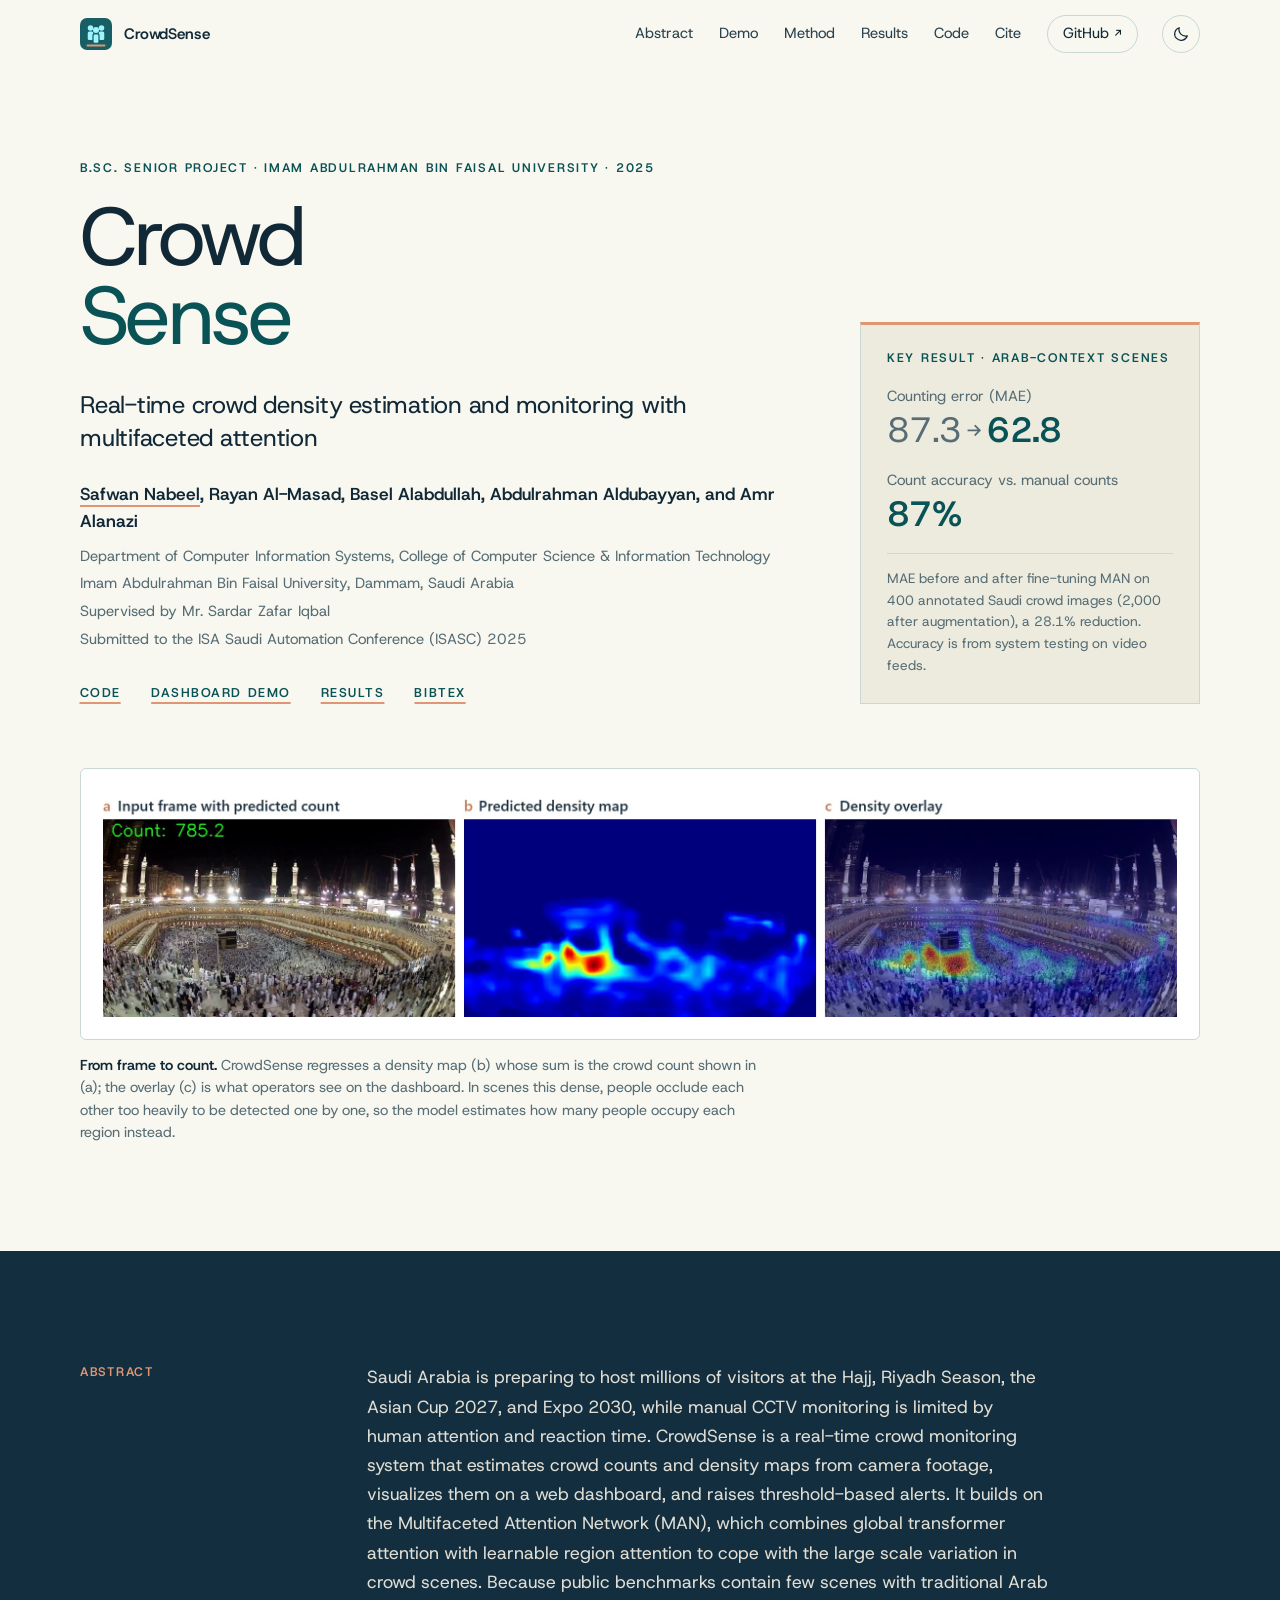
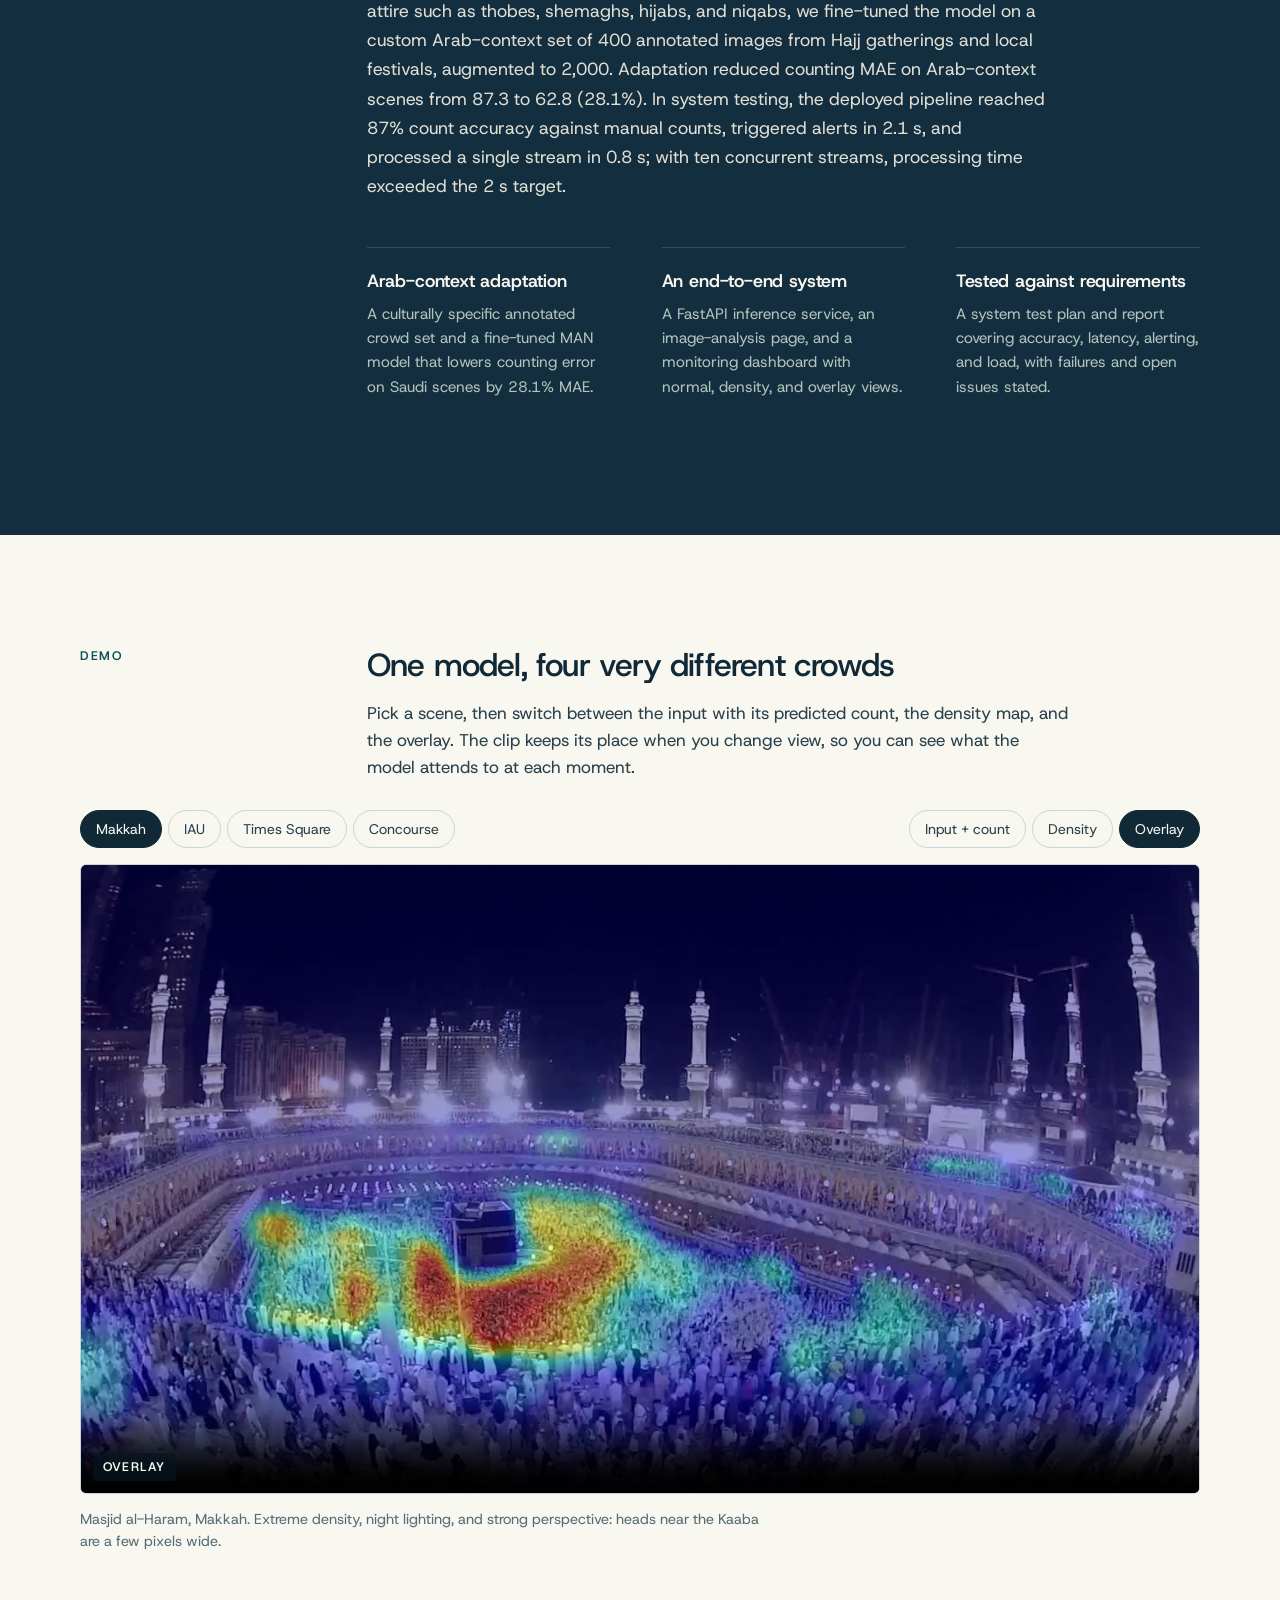
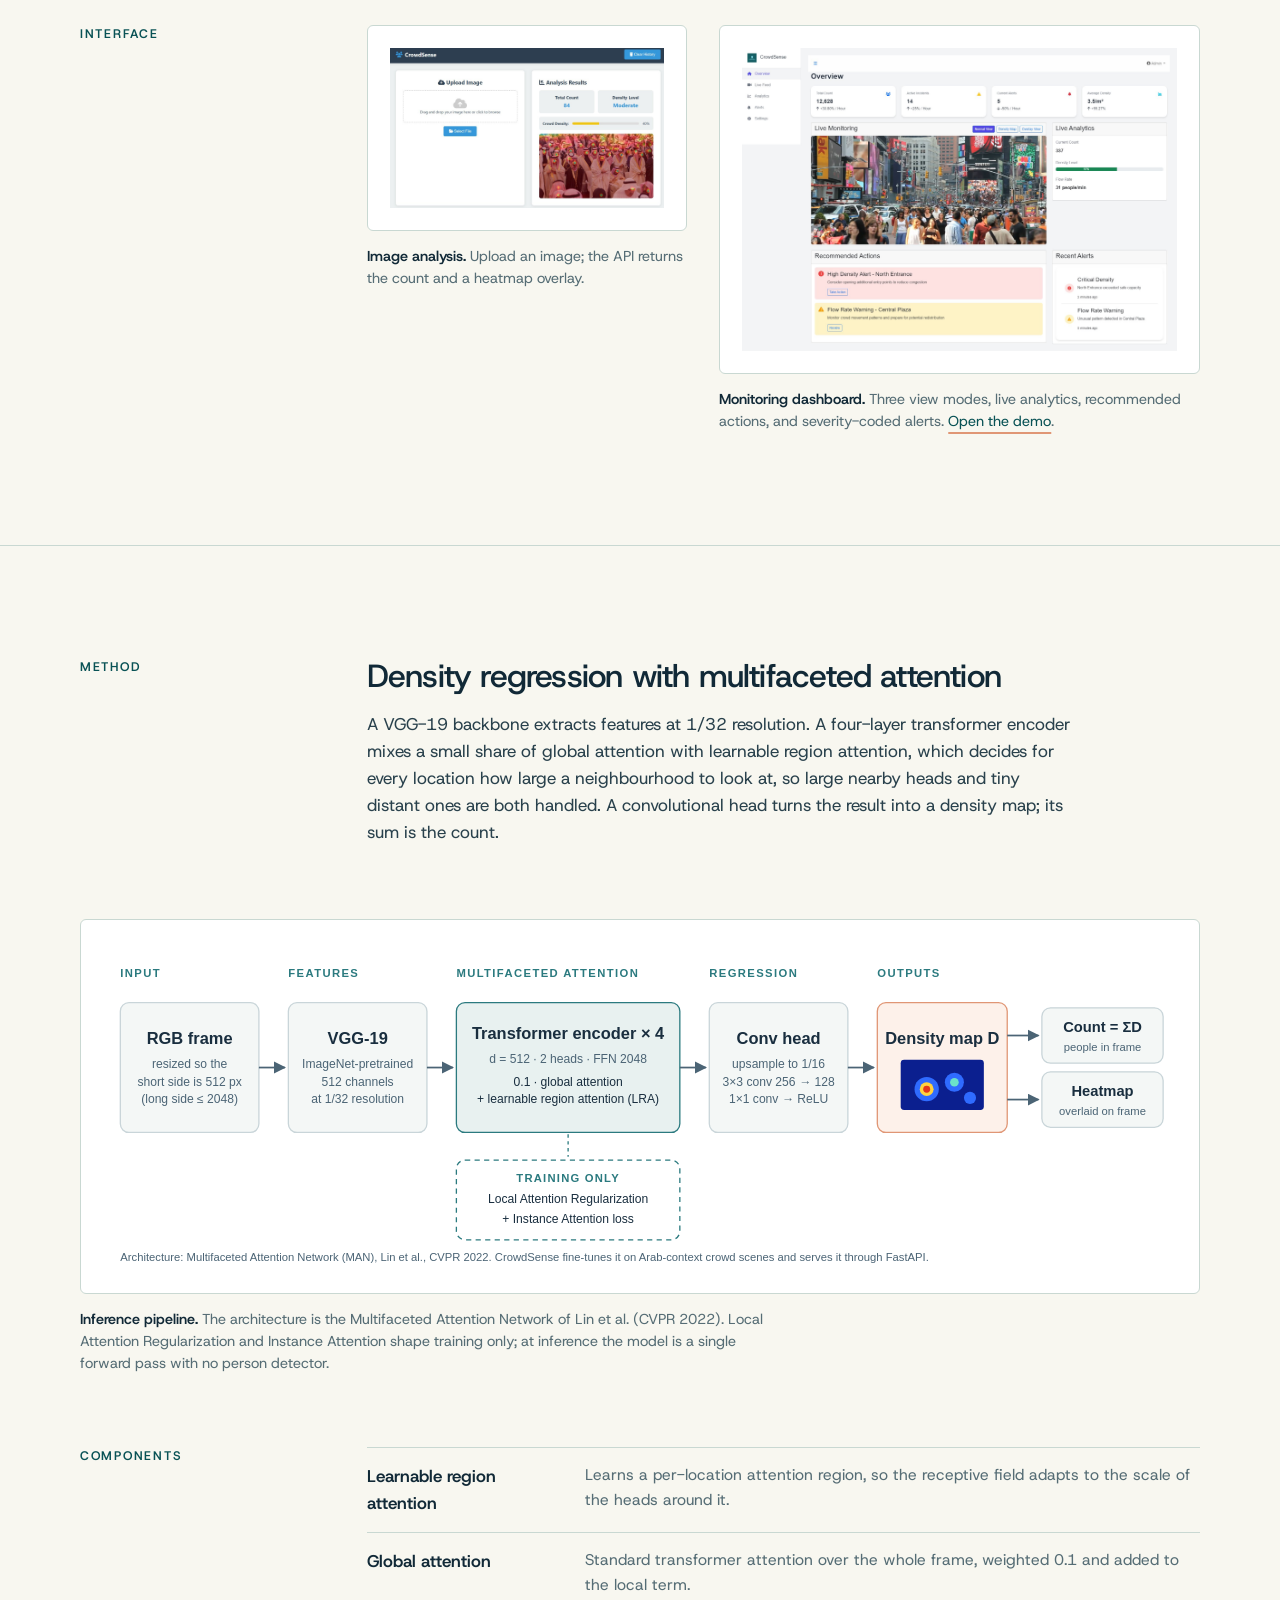
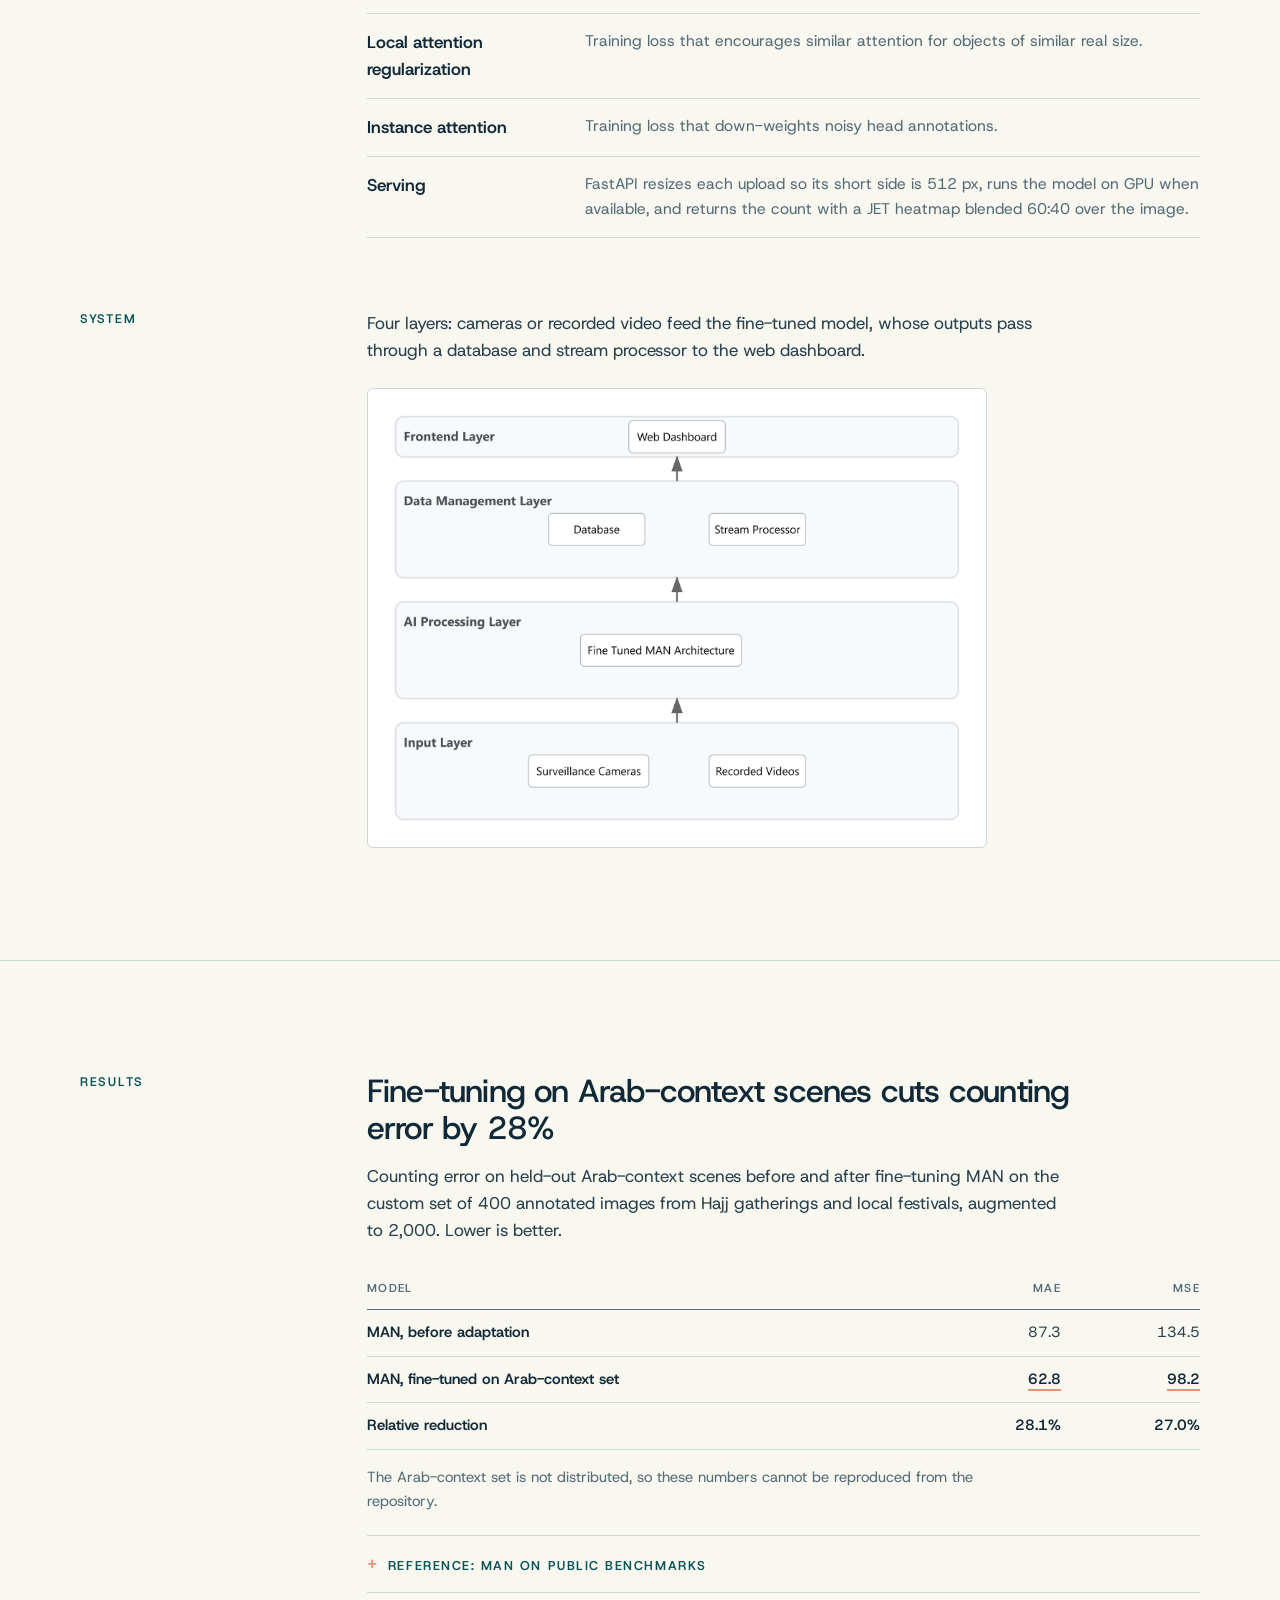
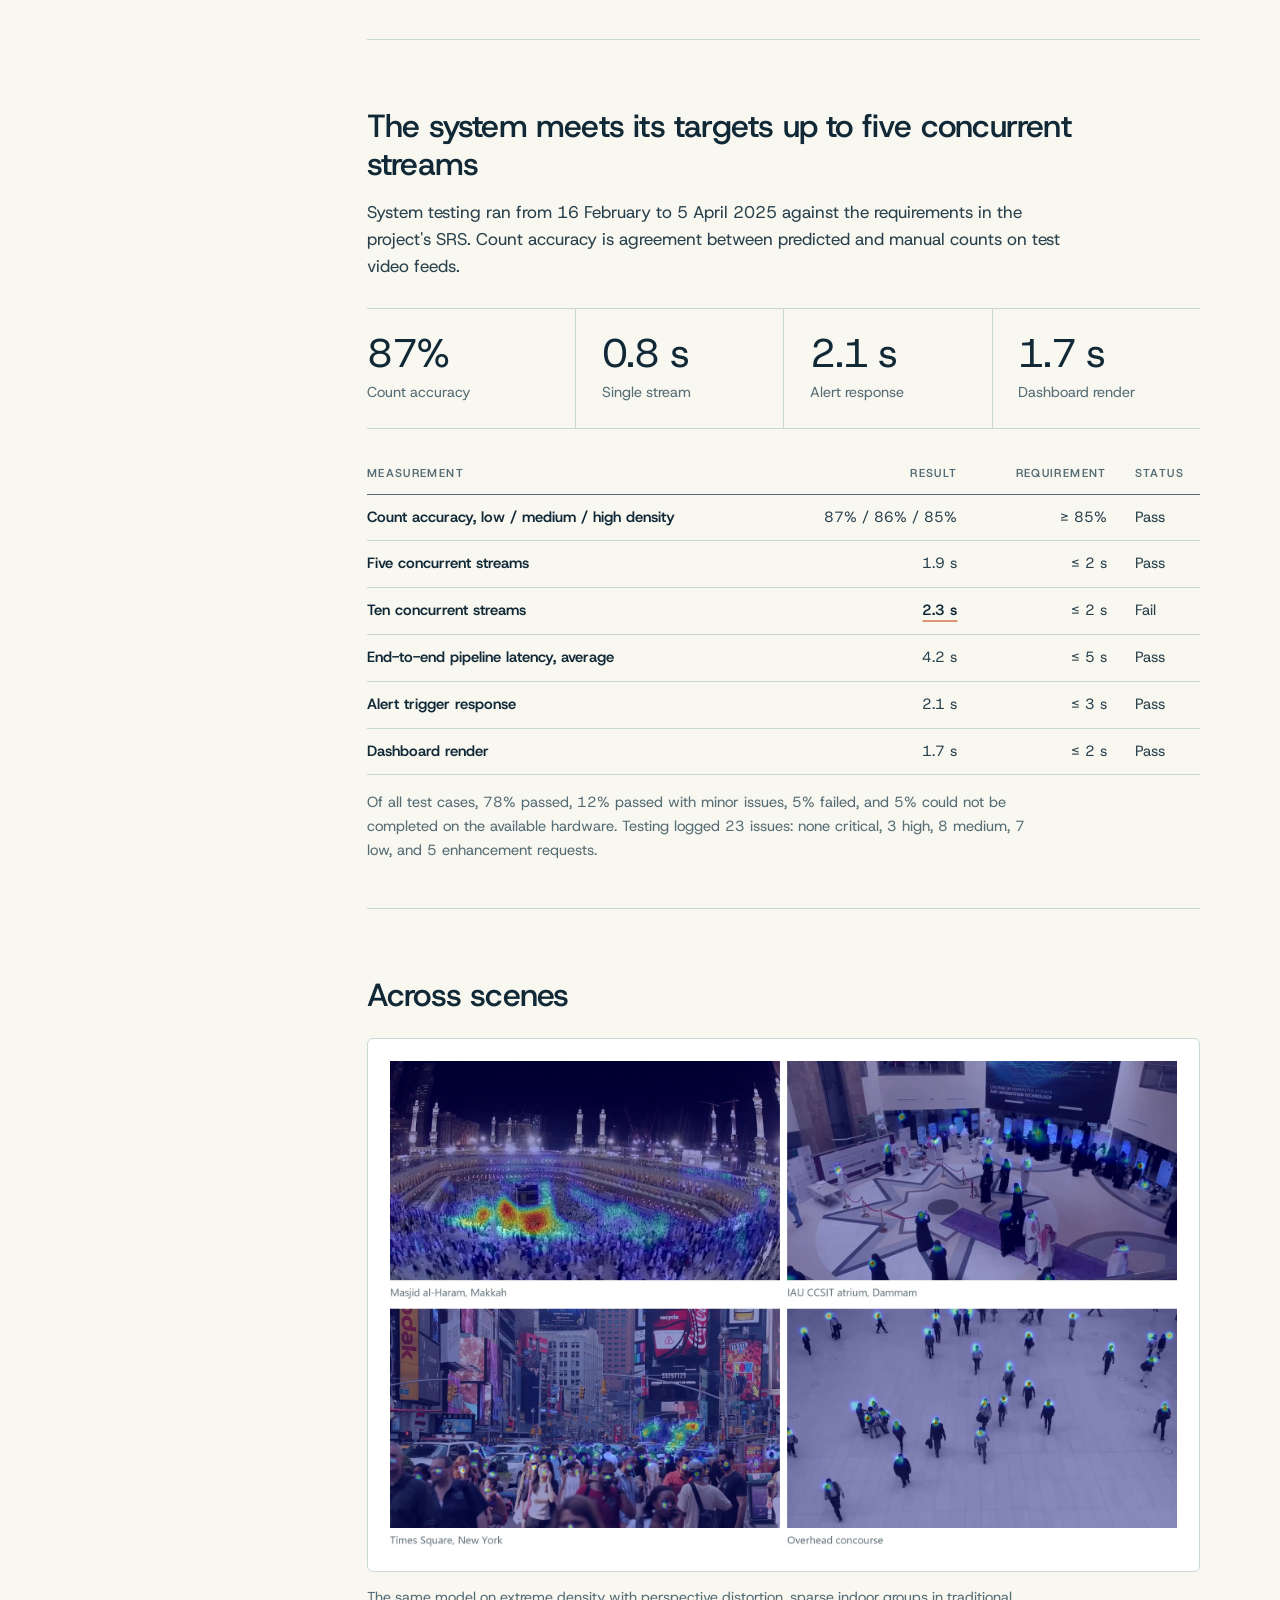
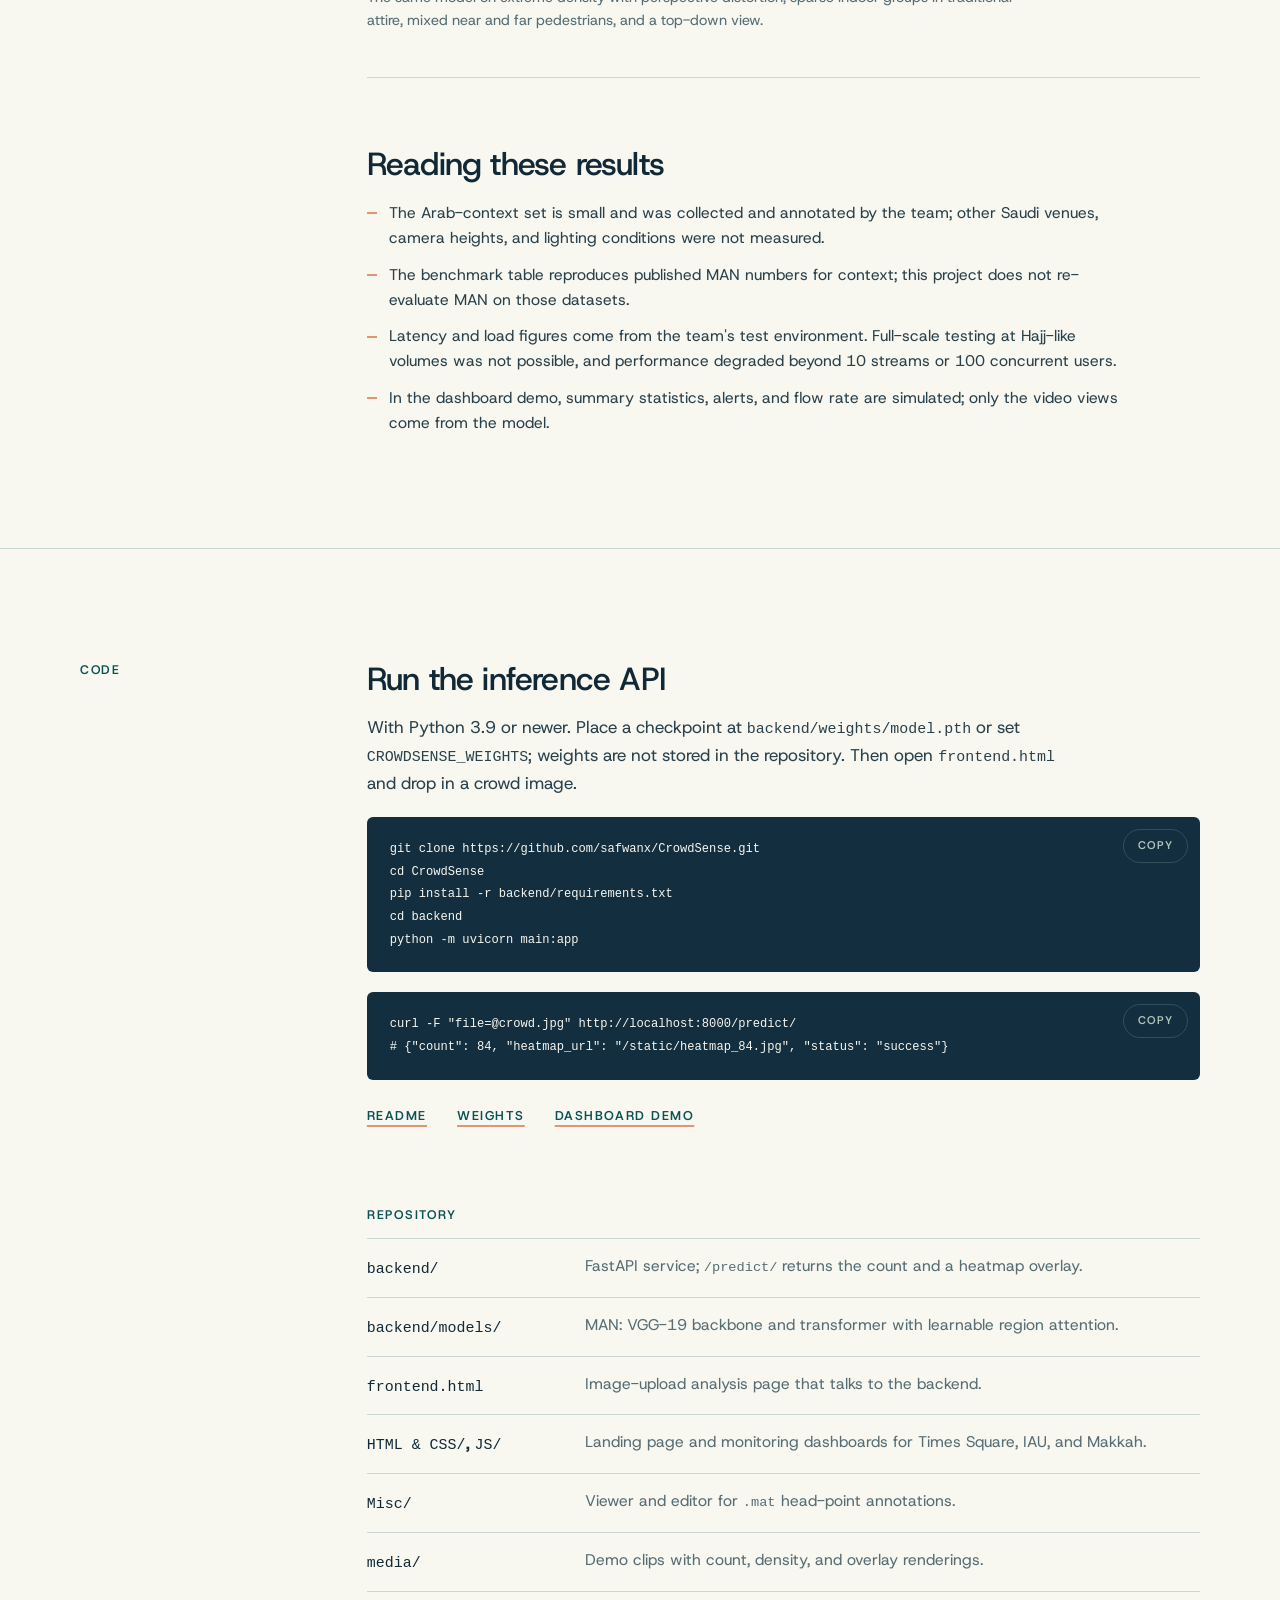
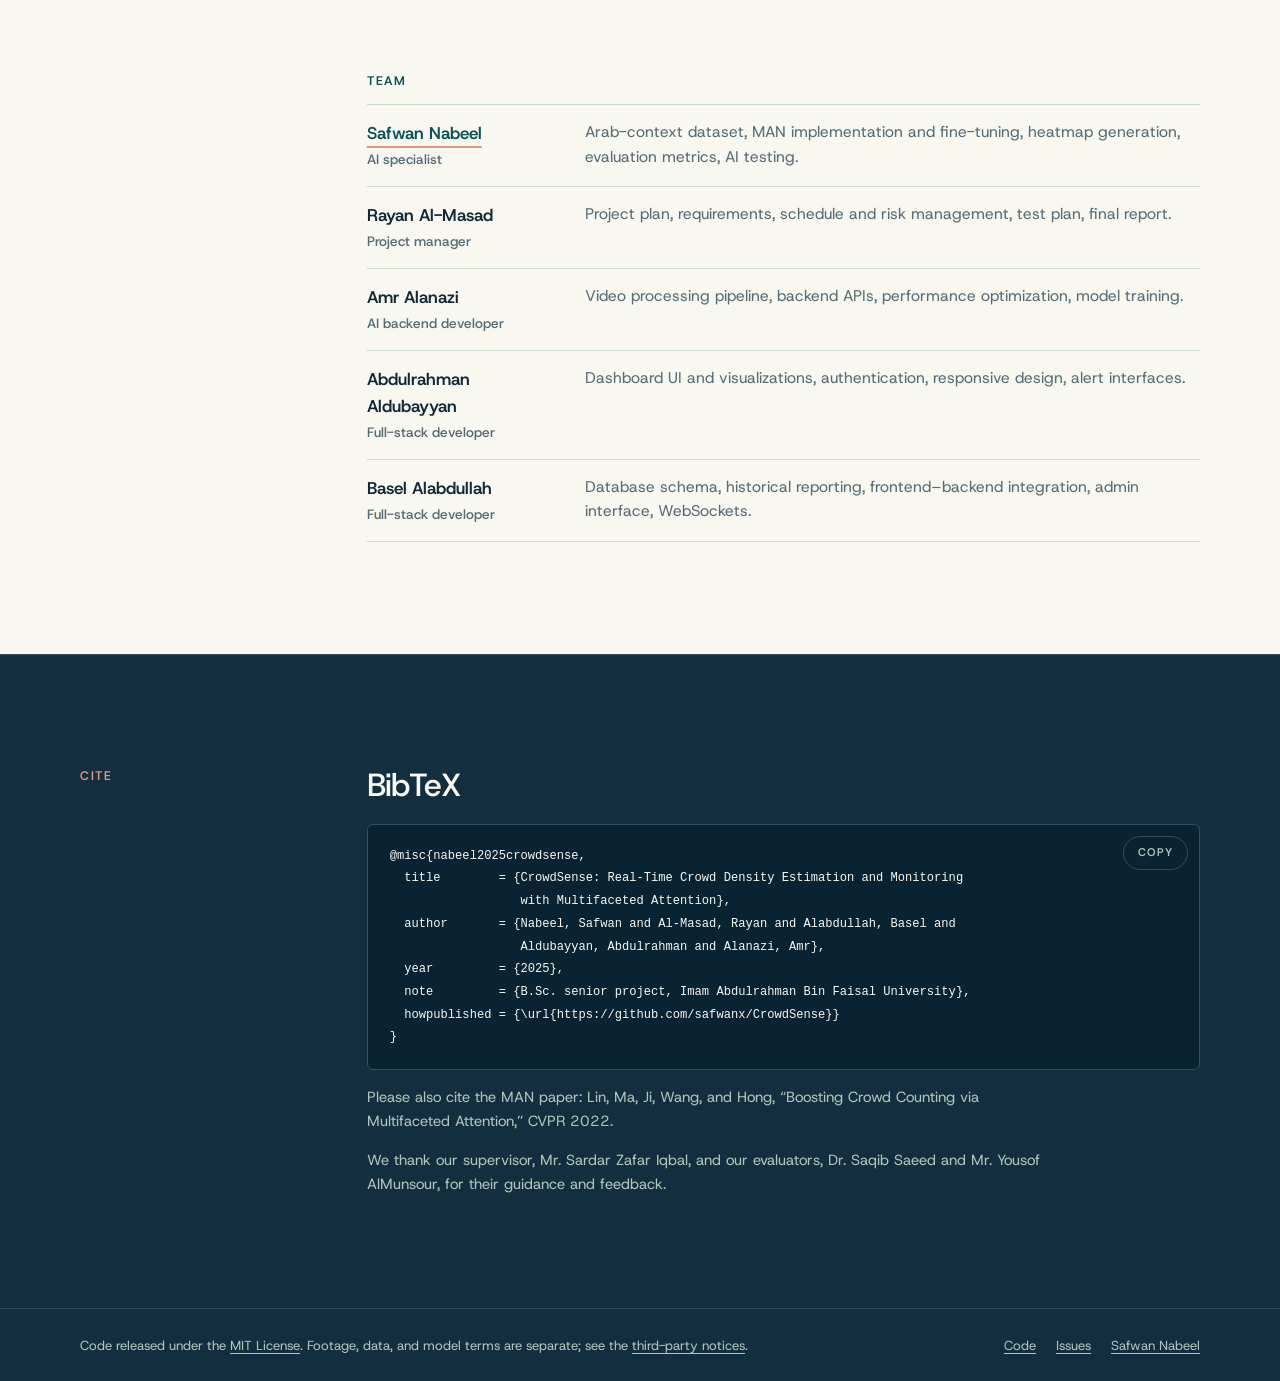
<file: index.html>
<!DOCTYPE html>
<html lang="en">
<head>
  <meta charset="UTF-8">
  <meta name="viewport" content="width=device-width, initial-scale=1.0">

  <title>CrowdSense | Real-Time Crowd Density Estimation</title>
  <meta
    name="description"
    content="CrowdSense: real-time crowd counting and density monitoring with a Multifaceted Attention Network adapted to Arab-context scenes. B.Sc. senior project, Imam Abdulrahman Bin Faisal University."
  >
  <meta name="theme-color" content="#f8f7f0">

  <meta property="og:title" content="CrowdSense">
  <meta property="og:description" content="Real-time crowd density estimation and monitoring with multifaceted attention.">
  <meta property="og:type" content="website">
  <meta property="og:url" content="https://safwanx.github.io/CrowdSense/">
  <meta property="og:image" content="https://safwanx.github.io/CrowdSense/assets/figures/teaser.jpg">
  <meta property="og:image:alt" content="A night-time frame of Masjid al-Haram shown as input with count, predicted density map, and density overlay.">
  <meta name="twitter:card" content="summary_large_image">

  <link rel="canonical" href="https://safwanx.github.io/CrowdSense/">
  <link rel="preconnect" href="https://fonts.googleapis.com">
  <link rel="preconnect" href="https://fonts.gstatic.com" crossorigin>
  <link
    href="https://fonts.googleapis.com/css2?family=Host+Grotesk:wght@300..800&amp;display=swap"
    rel="stylesheet"
  >
  <link rel="icon" href="assets/favicon.svg" type="image/svg+xml">
  <script>
    // Resolve the theme before first paint: a saved choice wins, otherwise follow the system.
    (function () {
      var root = document.documentElement;
      root.classList.add("js");
      var theme = null;
      try { theme = localStorage.getItem("theme"); } catch (error) {}
      if (theme !== "light" && theme !== "dark") {
        theme = window.matchMedia && window.matchMedia("(prefers-color-scheme: dark)").matches ? "dark" : "light";
      }
      root.setAttribute("data-theme", theme);
    })();
  </script>
  <link rel="stylesheet" href="assets/site/styles.css">
  <script src="assets/site/script.js" defer></script>
</head>

<body id="top">
  <a class="skip-link" href="#main-content">Skip to main content</a>

  <header class="site-header">
    <div class="shell nav-wrap">
      <a class="brand" href="#top" aria-label="CrowdSense, back to top">
        <svg class="brand-mark" viewBox="0 0 64 64" width="32" height="32" aria-hidden="true" focusable="false">
          <rect width="64" height="64" rx="14" fill="#185f65"/>
          <g fill="#9ef5fd">
            <circle cx="21" cy="20" r="5.5"/>
            <circle cx="43" cy="20" r="5.5"/>
            <circle cx="32" cy="24" r="6"/>
            <rect x="15.5" y="27" width="11" height="17" rx="3"/>
            <rect x="37.5" y="27" width="11" height="17" rx="3"/>
            <rect x="26" y="31.5" width="12" height="19" rx="3" stroke="#185f65" stroke-width="2.5"/>
          </g>
          <path d="M15 55h34" stroke="#e09675" stroke-width="4" stroke-linecap="round"/>
        </svg>
        <span class="brand-name">CrowdSense</span>
      </a>

      <button
        class="menu-toggle"
        type="button"
        aria-label="Open navigation"
        aria-expanded="false"
        aria-controls="site-nav"
      >
        <span></span>
        <span></span>
      </button>

      <nav id="site-nav" class="site-nav" aria-label="Primary navigation">
        <a href="#abstract" data-spy>Abstract</a>
        <a href="#demo" data-spy>Demo</a>
        <a href="#method" data-spy>Method</a>
        <a href="#results" data-spy>Results</a>
        <a href="#code" data-spy>Code</a>
        <a href="#cite" data-spy>Cite</a>
        <a class="nav-pill" href="https://github.com/safwanx/CrowdSense" target="_blank" rel="noreferrer">GitHub ↗</a>
      </nav>

      <button class="theme-toggle" type="button" aria-label="Switch to dark theme" title="Switch to dark theme" data-theme-toggle>
        <svg class="icon-moon" viewBox="0 0 24 24" aria-hidden="true" focusable="false">
          <path d="M20.4 14.3A8.6 8.6 0 0 1 9.7 3.6a8.6 8.6 0 1 0 10.7 10.7Z" fill="none" stroke="currentColor" stroke-width="1.6" stroke-linejoin="round"/>
        </svg>
        <svg class="icon-sun" viewBox="0 0 24 24" aria-hidden="true" focusable="false">
          <circle cx="12" cy="12" r="4.1" fill="none" stroke="currentColor" stroke-width="1.6"/>
          <path d="M12 2.6v2.3M12 19.1v2.3M2.6 12h2.3M19.1 12h2.3M5.4 5.4 7 7M17 17l1.6 1.6M5.4 18.6 7 17M17 7l1.6-1.6" fill="none" stroke="currentColor" stroke-width="1.6" stroke-linecap="round"/>
        </svg>
      </button>
    </div>
  </header>

  <main id="main-content">
    <section class="intro" aria-labelledby="page-title">
      <div class="shell intro-grid">
        <div class="intro-copy">
          <p class="label">B.Sc. Senior Project · Imam Abdulrahman Bin Faisal University · 2025</p>
          <h1 id="page-title">Crowd<span>Sense</span></h1>
          <p class="lede">Real-time crowd density estimation and monitoring with multifaceted attention</p>
          <p class="author-list">
            <a href="https://safwanx.github.io/" target="_blank" rel="noreferrer">Safwan Nabeel</a>,
            Rayan Al-Masad, Basel Alabdullah, Abdulrahman Aldubayyan, and Amr Alanazi
          </p>
          <ul class="affiliations">
            <li>Department of Computer Information Systems, College of Computer Science &amp; Information Technology</li>
            <li>Imam Abdulrahman Bin Faisal University, Dammam, Saudi Arabia</li>
            <li>Supervised by Mr. Sardar Zafar Iqbal</li>
            <li>Submitted to the ISA Saudi Automation Conference (ISASC) 2025</li>
          </ul>
          <nav class="link-row" aria-label="Project resources">
            <a href="https://github.com/safwanx/CrowdSense" target="_blank" rel="noreferrer">Code</a>
            <a href="HTML%20%26%20CSS/index.html">Dashboard demo</a>
            <a href="#results">Results</a>
            <a href="#cite">BibTeX</a>
          </nav>
        </div>

        <aside class="finding" aria-labelledby="finding-title">
          <p class="label" id="finding-title">Key result · Arab-context scenes</p>
          <dl>
            <div>
              <dt>Counting error (MAE)</dt>
              <dd>
                <span class="from">87.3</span><span class="arrow" aria-hidden="true">→</span><span class="visually-hidden"> to </span><strong>62.8</strong>
              </dd>
            </div>
            <div>
              <dt>Count accuracy vs. manual counts</dt>
              <dd><strong>87%</strong></dd>
            </div>
          </dl>
          <p class="finding-note">MAE before and after fine-tuning MAN on 400 annotated Saudi crowd images (2,000 after augmentation), a 28.1% reduction. Accuracy is from system testing on video feeds.</p>
        </aside>
      </div>
    </section>

    <section class="figure-row" aria-label="Overview figure">
      <div class="shell">
        <figure>
          <div class="plate">
            <img
              src="assets/figures/teaser.jpg"
              alt="Three views of the same night-time frame of Masjid al-Haram in Makkah: the input frame with a predicted count of 785.2, the predicted density map brightest around the Kaaba, and the density map blended over the frame."
              width="2196"
              height="463"
              fetchpriority="high"
            >
          </div>
          <figcaption class="caption">
            <strong>From frame to count.</strong>
            CrowdSense regresses a density map (b) whose sum is the crowd count shown in (a); the
            overlay (c) is what operators see on the dashboard. In scenes this dense, people
            occlude each other too heavily to be detected one by one, so the model estimates how
            many people occupy each region instead.
          </figcaption>
        </figure>
      </div>
    </section>

    <div class="deep">
      <section id="abstract" class="block">
        <div class="shell block-grid">
          <h2 class="label">Abstract</h2>

          <div class="block-body tight">
            <p class="abstract" data-reveal>
              Saudi Arabia is preparing to host millions of visitors at the Hajj, Riyadh Season, the
              Asian Cup 2027, and Expo 2030, while manual CCTV monitoring is limited by human
              attention and reaction time. CrowdSense is a real-time crowd monitoring system that
              estimates crowd counts and density maps from camera footage, visualizes them on a web
              dashboard, and raises threshold-based alerts. It builds on the Multifaceted Attention
              Network (MAN), which combines global transformer attention with learnable region
              attention to cope with the large scale variation in crowd scenes. Because public
              benchmarks contain few scenes with traditional Arab attire such as thobes, shemaghs,
              hijabs, and niqabs, we fine-tuned the model on a custom Arab-context set of 400
              annotated images from Hajj gatherings and local festivals, augmented to 2,000.
              Adaptation reduced counting MAE on Arab-context scenes from 87.3 to 62.8 (28.1%). In
              system testing, the deployed pipeline reached 87% count accuracy against manual
              counts, triggered alerts in 2.1&nbsp;s, and processed a single stream in 0.8&nbsp;s;
              with ten concurrent streams, processing time exceeded the 2&nbsp;s target.
            </p>

            <ul class="item-list" aria-label="Contributions">
              <li data-reveal>
                <h3>Arab-context adaptation</h3>
                <p>A culturally specific annotated crowd set and a fine-tuned MAN model that lowers counting error on Saudi scenes by 28.1% MAE.</p>
              </li>
              <li data-reveal>
                <h3>An end-to-end system</h3>
                <p>A FastAPI inference service, an image-analysis page, and a monitoring dashboard with normal, density, and overlay views.</p>
              </li>
              <li data-reveal>
                <h3>Tested against requirements</h3>
                <p>A system test plan and report covering accuracy, latency, alerting, and load, with failures and open issues stated.</p>
              </li>
            </ul>
          </div>
        </div>
      </section>
    </div>

    <section id="demo" class="block">
      <div class="shell">
        <div class="block-grid">
          <h2 class="label">Demo</h2>

          <div data-reveal>
            <h3 class="section-title">One model, four very different crowds</h3>
            <p class="prose">
              Pick a scene, then switch between the input with its predicted count, the density
              map, and the overlay. The clip keeps its place when you change view, so you can see
              what the model attends to at each moment.
            </p>
          </div>
        </div>

        <div class="viewer block-wide" data-viewer data-reveal>
          <div class="viewer-controls">
            <fieldset class="seg">
              <legend>Scene</legend>
              <button type="button" aria-pressed="true" data-scene
                data-count="count_makkah" data-density="density_makkah" data-overlay="overlay_makkah"
                data-caption="Masjid al-Haram, Makkah. Extreme density, night lighting, and strong perspective: heads near the Kaaba are a few pixels wide.">Makkah</button>
              <button type="button" aria-pressed="false" data-scene
                data-count="iau-vid1_count" data-density="iau-vid1_density" data-overlay="iau-vid1_overlay"
                data-caption="IAU College of Computer Science and Information Technology atrium. Sparse groups in traditional Saudi attire, the kind of scene the Arab-context set targets.">IAU</button>
              <button type="button" aria-pressed="false" data-scene
                data-count="count_nyc" data-density="density_nyc" data-overlay="overlay_nyc"
                data-caption="Times Square, New York. Large faces in the foreground and a dense crowd in the distance in the same frame.">Times Square</button>
              <button type="button" aria-pressed="false" data-scene
                data-count="count" data-density="density" data-overlay="overlay"
                data-caption="Overhead concourse. A top-down view where every person is visible and roughly the same size.">Concourse</button>
            </fieldset>

            <fieldset class="seg">
              <legend>View</legend>
              <button type="button" aria-pressed="false" data-view="count">Input + count</button>
              <button type="button" aria-pressed="false" data-view="density">Density</button>
              <button type="button" aria-pressed="true" data-view="overlay">Overlay</button>
            </fieldset>
          </div>

          <div class="screen">
            <video
              src="media/overlay_makkah.mp4"
              poster="assets/figures/posters/overlay_makkah.jpg"
              controls
              muted
              loop
              playsinline
              preload="metadata"
              aria-describedby="viewer-caption"
            ></video>
            <span class="screen-tag" data-viewer-tag>Overlay</span>
          </div>
          <p class="caption" id="viewer-caption" data-viewer-caption>Masjid al-Haram, Makkah. Extreme density, night lighting, and strong perspective: heads near the Kaaba are a few pixels wide.</p>
        </div>

        <div class="block-grid block-wide">
          <h3 class="label">Interface</h3>

          <div data-reveal>
            <div class="shot-pair">
              <figure>
                <div class="plate">
                  <img
                    src="assets/figures/upload_demo.jpg"
                    alt="CrowdSense image analysis page: an upload panel and results showing a total count of 84, a Moderate density level, a 40% density bar, and a heatmap over a crowd of men in thobes and shemaghs."
                    width="1280"
                    height="745"
                    loading="lazy"
                  >
                </div>
                <figcaption class="caption">
                  <strong>Image analysis.</strong> Upload an image; the API returns the count and a
                  heatmap overlay.
                </figcaption>
              </figure>
              <figure>
                <div class="plate">
                  <img
                    src="assets/figures/dashboard.jpg"
                    alt="CrowdSense monitoring dashboard with overview cards, a live Times Square video with normal, density map, and overlay buttons, live analytics, recommended actions, and recent alerts."
                    width="1920"
                    height="1339"
                    loading="lazy"
                  >
                </div>
                <figcaption class="caption">
                  <strong>Monitoring dashboard.</strong> Three view modes, live analytics,
                  recommended actions, and severity-coded alerts.
                  <a class="text-link" href="HTML%20%26%20CSS/dashboard.html">Open the demo</a>.
                </figcaption>
              </figure>
            </div>
          </div>
        </div>
      </div>
    </section>

    <section id="method" class="block">
      <div class="shell">
        <div class="block-grid">
          <h2 class="label">Method</h2>

          <div data-reveal>
            <h3 class="section-title">Density regression with multifaceted attention</h3>
            <p class="prose">
              A VGG-19 backbone extracts features at 1/32 resolution. A four-layer transformer
              encoder mixes a small share of global attention with learnable region attention,
              which decides for every location how large a neighbourhood to look at, so large
              nearby heads and tiny distant ones are both handled. A convolutional head turns the
              result into a density map; its sum is the count.
            </p>
          </div>
        </div>

        <figure class="block-wide" data-reveal>
          <div class="plate">
            <img
              src="assets/figures/pipeline.svg"
              alt="Inference pipeline: an RGB frame resized so its short side is 512 pixels goes through a VGG-19 backbone, a four-layer transformer encoder combining 0.1 times global attention with learnable region attention, and a convolutional regression head. The density map is summed to give the count and color-mapped onto the frame as a heatmap. Local attention regularization and instance attention are training-only."
              width="1240"
              height="380"
              loading="lazy"
            >
          </div>
          <figcaption class="caption">
            <strong>Inference pipeline.</strong>
            The architecture is the Multifaceted Attention Network of Lin et al. (CVPR 2022).
            Local Attention Regularization and Instance Attention shape training only; at inference
            the model is a single forward pass with no person detector.
          </figcaption>
        </figure>

        <div class="block-grid block-wide">
          <h3 class="label">Components</h3>

          <div data-reveal>
            <ul class="row-list">
              <li>
                <p class="row-key">Learnable region attention</p>
                <p>Learns a per-location attention region, so the receptive field adapts to the scale of the heads around it.</p>
              </li>
              <li>
                <p class="row-key">Global attention</p>
                <p>Standard transformer attention over the whole frame, weighted 0.1 and added to the local term.</p>
              </li>
              <li>
                <p class="row-key">Local attention regularization</p>
                <p>Training loss that encourages similar attention for objects of similar real size.</p>
              </li>
              <li>
                <p class="row-key">Instance attention</p>
                <p>Training loss that down-weights noisy head annotations.</p>
              </li>
              <li>
                <p class="row-key">Serving</p>
                <p>FastAPI resizes each upload so its short side is 512&nbsp;px, runs the model on GPU when available, and returns the count with a JET heatmap blended 60:40 over the image.</p>
              </li>
            </ul>
          </div>
        </div>

        <div class="block-grid block-wide">
          <h3 class="label">System</h3>

          <div data-reveal>
            <p class="prose">
              Four layers: cameras or recorded video feed the fine-tuned model, whose outputs pass
              through a database and stream processor to the web dashboard.
            </p>
            <figure style="margin-top: 24px; max-width: 620px;">
              <div class="plate">
                <img
                  src="assets/figures/system_architecture.png"
                  alt="Four stacked layers connected by upward arrows: input layer with surveillance cameras and recorded videos; AI processing layer with the fine-tuned MAN architecture; data management layer with a database and stream processor; frontend layer with the web dashboard."
                  width="1600"
                  height="1152"
                  loading="lazy"
                >
              </div>
            </figure>
          </div>
        </div>
      </div>
    </section>

    <section id="results" class="block">
      <div class="shell block-grid">
        <h2 class="label">Results</h2>

        <div class="block-body tight">
          <article class="result" data-reveal>
            <h3 class="section-title">Fine-tuning on Arab-context scenes cuts counting error by 28%</h3>
            <p class="prose">
              Counting error on held-out Arab-context scenes before and after fine-tuning MAN on
              the custom set of 400 annotated images from Hajj gatherings and local festivals,
              augmented to 2,000. Lower is better.
            </p>

            <div class="table-wrap">
              <table class="data">
                <thead>
                  <tr>
                    <th scope="col">Model</th>
                    <th scope="col" class="num">MAE</th>
                    <th scope="col" class="num">MSE</th>
                  </tr>
                </thead>
                <tbody>
                  <tr><th scope="row">MAN, before adaptation</th><td class="num">87.3</td><td class="num">134.5</td></tr>
                  <tr><th scope="row">MAN, fine-tuned on Arab-context set</th><td class="num"><span class="hl">62.8</span></td><td class="num"><span class="hl">98.2</span></td></tr>
                </tbody>
                <tfoot>
                  <tr><td>Relative reduction</td><td class="num">28.1%</td><td class="num">27.0%</td></tr>
                </tfoot>
              </table>
            </div>

            <p class="note">
              The Arab-context set is not distributed, so these numbers cannot be reproduced from
              the repository.
            </p>

            <details class="more">
              <summary>Reference: MAN on public benchmarks</summary>
              <p class="note" style="margin-top: 0;">
                Results reported for MAN by Lin et al. (2022), with the change relative to the
                Bayesian Loss baseline. CrowdSense deploys this architecture; these are not
                CrowdSense measurements.
              </p>
              <div class="table-wrap">
                <table class="data">
                  <thead>
                    <tr>
                      <th scope="col">Dataset</th>
                      <th scope="col" class="num">MAE</th>
                      <th scope="col" class="num">MSE</th>
                      <th scope="col" class="num">MAE vs. BL</th>
                      <th scope="col" class="num">MSE vs. BL</th>
                    </tr>
                  </thead>
                  <tbody>
                    <tr><th scope="row">ShanghaiTech A</th><td class="num">56.8</td><td class="num">90.3</td><td class="num">−9.6%</td><td class="num">−11.3%</td></tr>
                    <tr><th scope="row">UCF-QNRF</th><td class="num">77.3</td><td class="num">131.5</td><td class="num">−12.9%</td><td class="num">−15.1%</td></tr>
                    <tr><th scope="row">JHU-Crowd++</th><td class="num">53.4</td><td class="num">209.9</td><td class="num">−28.8%</td><td class="num">−30.0%</td></tr>
                    <tr><th scope="row">NWPU-Crowd</th><td class="num">76.5</td><td class="num">323.0</td><td class="num">−27.4%</td><td class="num">−28.9%</td></tr>
                  </tbody>
                </table>
              </div>
            </details>
          </article>

          <article class="result" data-reveal>
            <h3 class="section-title">The system meets its targets up to five concurrent streams</h3>
            <p class="prose">
              System testing ran from 16 February to 5 April 2025 against the requirements in the
              project's SRS. Count accuracy is agreement between predicted and manual counts on
              test video feeds.
            </p>

            <dl class="stats four" style="margin-top: 28px;">
              <div><dt>Count accuracy</dt><dd>87%</dd></div>
              <div><dt>Single stream</dt><dd>0.8 s</dd></div>
              <div><dt>Alert response</dt><dd>2.1 s</dd></div>
              <div><dt>Dashboard render</dt><dd>1.7 s</dd></div>
            </dl>

            <div class="table-wrap">
              <table class="data">
                <thead>
                  <tr>
                    <th scope="col">Measurement</th>
                    <th scope="col" class="num">Result</th>
                    <th scope="col" class="num">Requirement</th>
                    <th scope="col">Status</th>
                  </tr>
                </thead>
                <tbody>
                  <tr><th scope="row">Count accuracy, low / medium / high density</th><td class="num">87% / 86% / 85%</td><td class="num">≥ 85%</td><td>Pass</td></tr>
                  <tr><th scope="row">Five concurrent streams</th><td class="num">1.9 s</td><td class="num">≤ 2 s</td><td>Pass</td></tr>
                  <tr><th scope="row">Ten concurrent streams</th><td class="num"><span class="hl">2.3 s</span></td><td class="num">≤ 2 s</td><td>Fail</td></tr>
                  <tr><th scope="row">End-to-end pipeline latency, average</th><td class="num">4.2 s</td><td class="num">≤ 5 s</td><td>Pass</td></tr>
                  <tr><th scope="row">Alert trigger response</th><td class="num">2.1 s</td><td class="num">≤ 3 s</td><td>Pass</td></tr>
                  <tr><th scope="row">Dashboard render</th><td class="num">1.7 s</td><td class="num">≤ 2 s</td><td>Pass</td></tr>
                </tbody>
              </table>
            </div>

            <p class="note">
              Of all test cases, 78% passed, 12% passed with minor issues, 5% failed, and 5% could
              not be completed on the available hardware. Testing logged 23 issues: none critical,
              3 high, 8 medium, 7 low, and 5 enhancement requests.
            </p>
          </article>

          <article class="result" data-reveal>
            <h3 class="section-title">Across scenes</h3>
            <figure style="margin-top: 24px;">
              <div class="plate">
                <img
                  src="assets/figures/scenes.jpg"
                  alt="Density overlays on four scenes: a dense night crowd around the Kaaba, a sparse indoor gathering in the IAU atrium, a busy Times Square sidewalk, and an overhead view of people crossing a concourse."
                  width="1938"
                  height="1202"
                  loading="lazy"
                >
              </div>
              <figcaption class="caption">
                The same model on extreme density with perspective distortion, sparse indoor groups
                in traditional attire, mixed near and far pedestrians, and a top-down view.
              </figcaption>
            </figure>
          </article>

          <article class="result" data-reveal>
            <h3 class="section-title">Reading these results</h3>
            <ul class="caveats">
              <li>The Arab-context set is small and was collected and annotated by the team; other Saudi venues, camera heights, and lighting conditions were not measured.</li>
              <li>The benchmark table reproduces published MAN numbers for context; this project does not re-evaluate MAN on those datasets.</li>
              <li>Latency and load figures come from the team's test environment. Full-scale testing at Hajj-like volumes was not possible, and performance degraded beyond 10 streams or 100 concurrent users.</li>
              <li>In the dashboard demo, summary statistics, alerts, and flow rate are simulated; only the video views come from the model.</li>
            </ul>
          </article>
        </div>
      </div>
    </section>

    <section id="code" class="block">
      <div class="shell block-grid">
        <h2 class="label">Code</h2>

        <div class="block-body">
          <div data-reveal>
            <h3 class="section-title">Run the inference API</h3>
            <p class="prose">
              With Python 3.9 or newer. Place a checkpoint at
              <code>backend/weights/model.pth</code> or set <code>CROWDSENSE_WEIGHTS</code>; weights
              are not stored in the repository. Then open <code>frontend.html</code> and drop in a
              crowd image.
            </p>

            <div class="code-block">
              <button class="copy-btn" type="button" data-copy-target="#quickstart">Copy</button>
              <pre id="quickstart"><code>git clone https://github.com/safwanx/CrowdSense.git
cd CrowdSense
pip install -r backend/requirements.txt
cd backend
python -m uvicorn main:app</code></pre>
            </div>

            <div class="code-block">
              <button class="copy-btn" type="button" data-copy-target="#curl">Copy</button>
              <pre id="curl"><code>curl -F "file=@crowd.jpg" http://localhost:8000/predict/
# {"count": 84, "heatmap_url": "/static/heatmap_84.jpg", "status": "success"}</code></pre>
            </div>

            <nav class="link-row" style="margin-top: 26px;" aria-label="Documentation">
              <a href="https://github.com/safwanx/CrowdSense#readme" target="_blank" rel="noreferrer">README</a>
              <a href="https://github.com/safwanx/CrowdSense/blob/main/backend/weights/README.md" target="_blank" rel="noreferrer">Weights</a>
              <a href="HTML%20%26%20CSS/index.html">Dashboard demo</a>
            </nav>
          </div>

          <div data-reveal>
            <h3 class="label" style="margin-bottom: 14px;">Repository</h3>
            <ul class="row-list">
              <li><p class="row-key"><code>backend/</code></p><p>FastAPI service; <code>/predict/</code> returns the count and a heatmap overlay.</p></li>
              <li><p class="row-key"><code>backend/models/</code></p><p>MAN: VGG-19 backbone and transformer with learnable region attention.</p></li>
              <li><p class="row-key"><code>frontend.html</code></p><p>Image-upload analysis page that talks to the backend.</p></li>
              <li><p class="row-key"><code>HTML &amp; CSS/</code>, <code>JS/</code></p><p>Landing page and monitoring dashboards for Times Square, IAU, and Makkah.</p></li>
              <li><p class="row-key"><code>Misc/</code></p><p>Viewer and editor for <code>.mat</code> head-point annotations.</p></li>
              <li><p class="row-key"><code>media/</code></p><p>Demo clips with count, density, and overlay renderings.</p></li>
            </ul>
          </div>

          <div data-reveal>
            <h3 class="label" style="margin-bottom: 14px;">Team</h3>
            <ul class="row-list">
              <li><p class="row-key"><a class="text-link" href="https://safwanx.github.io/" target="_blank" rel="noreferrer">Safwan Nabeel</a><span class="role">AI specialist</span></p><p>Arab-context dataset, MAN implementation and fine-tuning, heatmap generation, evaluation metrics, AI testing.</p></li>
              <li><p class="row-key">Rayan Al-Masad<span class="role">Project manager</span></p><p>Project plan, requirements, schedule and risk management, test plan, final report.</p></li>
              <li><p class="row-key">Amr Alanazi<span class="role">AI backend developer</span></p><p>Video processing pipeline, backend APIs, performance optimization, model training.</p></li>
              <li><p class="row-key">Abdulrahman Aldubayyan<span class="role">Full-stack developer</span></p><p>Dashboard UI and visualizations, authentication, responsive design, alert interfaces.</p></li>
              <li><p class="row-key">Basel Alabdullah<span class="role">Full-stack developer</span></p><p>Database schema, historical reporting, frontend–backend integration, admin interface, WebSockets.</p></li>
            </ul>
          </div>
        </div>
      </div>
    </section>

    <section id="cite" class="deep block">
      <div class="shell block-grid">
        <h2 class="label">Cite</h2>

        <div class="cite-layout" data-reveal>
          <h3 class="section-title">BibTeX</h3>
          <div class="code-block">
            <button class="copy-btn" type="button" data-copy-target="#bibtex">Copy</button>
            <pre id="bibtex"><code>@misc{nabeel2025crowdsense,
  title        = {CrowdSense: Real-Time Crowd Density Estimation and Monitoring
                  with Multifaceted Attention},
  author       = {Nabeel, Safwan and Al-Masad, Rayan and Alabdullah, Basel and
                  Aldubayyan, Abdulrahman and Alanazi, Amr},
  year         = {2025},
  note         = {B.Sc. senior project, Imam Abdulrahman Bin Faisal University},
  howpublished = {\url{https://github.com/safwanx/CrowdSense}}
}</code></pre>
          </div>
          <p class="note">
            Please also cite the MAN paper: Lin, Ma, Ji, Wang, and Hong, “Boosting Crowd Counting
            via Multifaceted Attention,” CVPR 2022.
          </p>
          <p class="note">
            We thank our supervisor, Mr. Sardar Zafar Iqbal, and our evaluators, Dr. Saqib Saeed
            and Mr. Yousof AlMunsour, for their guidance and feedback.
          </p>
          <span class="visually-hidden" role="status" aria-live="polite" data-copy-status></span>
        </div>
      </div>
    </section>
  </main>

  <footer class="deep site-footer">
    <div class="shell footer-inner">
      <p>
        Code released under the
        <a href="https://github.com/safwanx/CrowdSense/blob/main/LICENSE" target="_blank" rel="noreferrer">MIT License</a>.
        Footage, data, and model terms are separate; see the
        <a href="https://github.com/safwanx/CrowdSense/blob/main/THIRD_PARTY.md" target="_blank" rel="noreferrer">third-party notices</a>.
      </p>
      <div>
        <a href="https://github.com/safwanx/CrowdSense" target="_blank" rel="noreferrer">Code</a>
        <a href="https://github.com/safwanx/CrowdSense/issues" target="_blank" rel="noreferrer">Issues</a>
        <a href="https://safwanx.github.io/" target="_blank" rel="noreferrer">Safwan Nabeel</a>
      </div>
    </div>
  </footer>
</body>
</html>
</file>
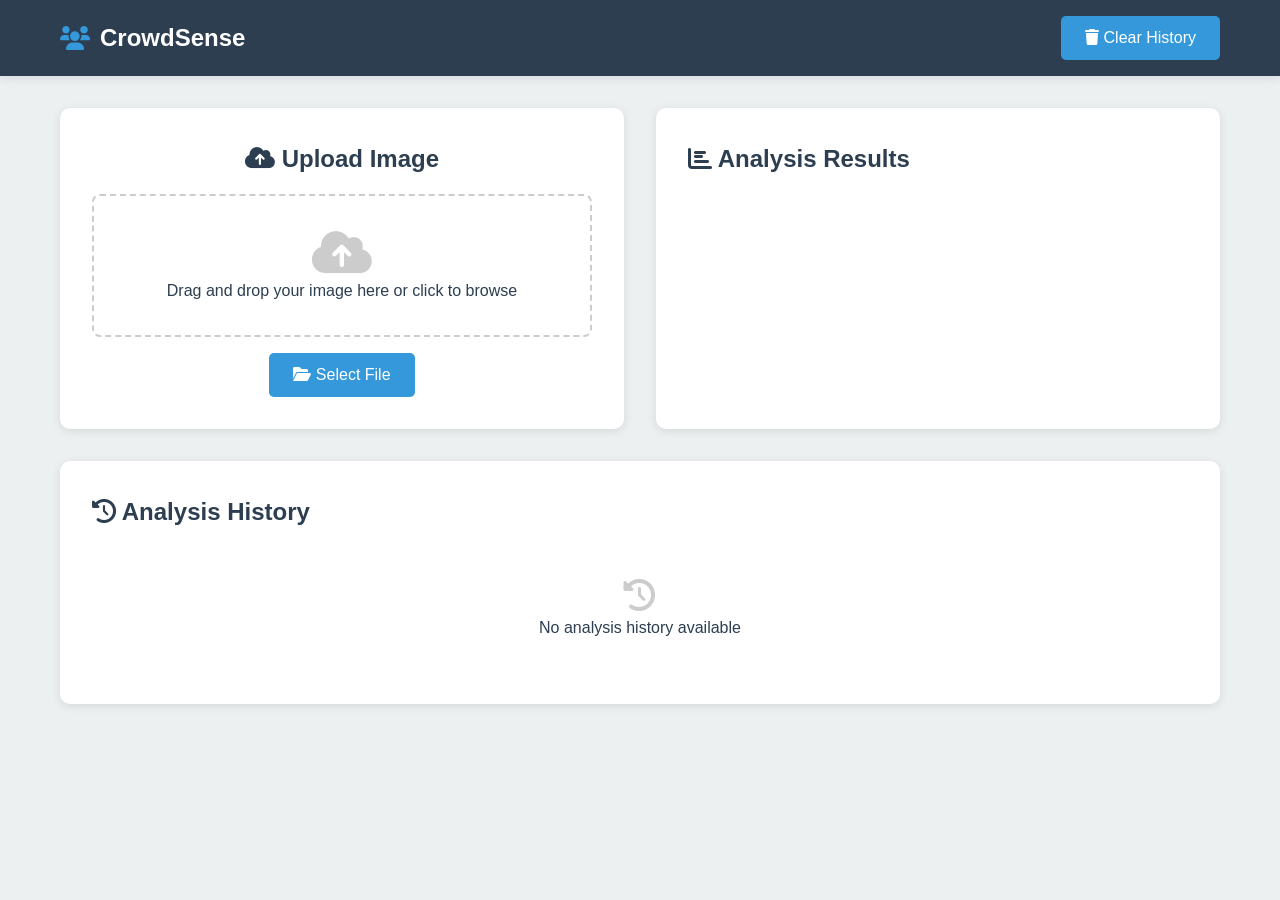
<file: frontend.html>
<!DOCTYPE html>
<html lang="en">
<head>
    <meta charset="UTF-8">
    <meta name="viewport" content="width=device-width, initial-scale=1.0">
    <title>CrowdSense</title>
    <link href="https://cdnjs.cloudflare.com/ajax/libs/font-awesome/6.0.0/css/all.min.css" rel="stylesheet">
    <style>
        :root {
            --primary-color: #2c3e50;
            --secondary-color: #3498db;
            --accent-color: #e74c3c;
            --success-color: #2ecc71;
            --warning-color: #f1c40f;
            --bg-color: #ecf0f1;
            --card-bg: #ffffff;
        }

        * {
            margin: 0;
            padding: 0;
            box-sizing: border-box;
        }

        body {
            font-family: 'Segoe UI', Tahoma, Geneva, Verdana, sans-serif;
            background-color: var(--bg-color);
            color: var(--primary-color);
            line-height: 1.6;
        }

        .header {
            background-color: var(--primary-color);
            color: white;
            padding: 1rem 0;
            box-shadow: 0 2px 10px rgba(0,0,0,0.1);
        }

        .header-content {
            max-width: 1200px;
            margin: 0 auto;
            padding: 0 20px;
            display: flex;
            align-items: center;
            justify-content: space-between;
        }

        .logo {
            display: flex;
            align-items: center;
            gap: 10px;
            font-size: 1.5rem;
            font-weight: bold;
        }

        .logo i {
            color: var(--secondary-color);
        }

        .container {
            max-width: 1200px;
            margin: 2rem auto;
            padding: 0 20px;
        }

        .main-content {
            display: grid;
            grid-template-columns: 1fr 1fr;
            gap: 2rem;
            margin-top: 2rem;
        }

        .upload-section {
            background: var(--card-bg);
            padding: 2rem;
            border-radius: 10px;
            box-shadow: 0 2px 10px rgba(0,0,0,0.1);
            text-align: center;
            transition: all 0.3s ease;
        }

        .dropzone {
            border: 2px dashed #ccc;
            padding: 2rem;
            border-radius: 8px;
            margin: 1rem 0;
            transition: all 0.3s ease;
            cursor: pointer;
        }

        .dropzone:hover, .dropzone.dragover {
            border-color: var(--secondary-color);
            background-color: rgba(52, 152, 219, 0.1);
        }

        .analysis-section {
            background: var(--card-bg);
            padding: 2rem;
            border-radius: 10px;
            box-shadow: 0 2px 10px rgba(0,0,0,0.1);
        }

        .result-card {
            margin-top: 1rem;
            display: none;
        }

        .stats-grid {
            display: grid;
            grid-template-columns: repeat(2, 1fr);
            gap: 1rem;
            margin: 1rem 0;
        }

        .stat-card {
            background: var(--bg-color);
            padding: 1rem;
            border-radius: 8px;
            text-align: center;
        }

        .stat-value {
            font-size: 1.5rem;
            font-weight: bold;
            color: var(--secondary-color);
        }

        .density-indicator {
            display: flex;
            align-items: center;
            justify-content: space-between;
            margin: 1rem 0;
            padding: 1rem;
            background: var(--bg-color);
            border-radius: 8px;
        }

        .density-level {
            font-weight: bold;
        }

        .density-bar {
            flex-grow: 1;
            height: 10px;
            background: #ddd;
            margin: 0 1rem;
            border-radius: 5px;
            overflow: hidden;
        }

        .density-fill {
            height: 100%;
            width: 0%;
            transition: width 0.5s ease;
        }

        .image-display {
            width: 100%;
            border-radius: 8px;
            margin-top: 1rem;
            display: none;
        }

        .btn {
            background-color: var(--secondary-color);
            color: white;
            padding: 0.8rem 1.5rem;
            border: none;
            border-radius: 5px;
            cursor: pointer;
            font-size: 1rem;
            transition: all 0.3s ease;
        }

        .btn:hover {
            transform: translateY(-2px);
            box-shadow: 0 2px 8px rgba(0,0,0,0.2);
        }

        .loading {
            display: none;
            margin: 1rem 0;
        }

        .spinner {
            width: 40px;
            height: 40px;
            border: 4px solid #f3f3f3;
            border-top: 4px solid var(--secondary-color);
            border-radius: 50%;
            animation: spin 1s linear infinite;
            margin: 0 auto;
        }

        @keyframes spin {
            0% { transform: rotate(0deg); }
            100% { transform: rotate(360deg); }
        }

        .error-message {
            color: var(--accent-color);
            margin: 1rem 0;
            display: none;
        }

        .history-section {
            margin-top: 2rem;
            padding: 2rem;
            background: var(--card-bg);
            border-radius: 10px;
            box-shadow: 0 2px 10px rgba(0,0,0,0.1);
        }

        .history-grid {
            display: grid;
            grid-template-columns: repeat(auto-fill, minmax(250px, 1fr));
            gap: 1rem;
            margin-top: 1rem;
        }

        .history-card {
            background: var(--bg-color);
            padding: 1rem;
            border-radius: 8px;
            text-align: center;
        }

        .history-card img {
            width: 100%;
            height: 150px;
            object-fit: cover;
            border-radius: 4px;
            margin-bottom: 0.5rem;
        }

        @media (max-width: 768px) {
            .main-content {
                grid-template-columns: 1fr;
            }

            .stats-grid {
                grid-template-columns: 1fr;
            }
        }
    </style>
</head>
<body>
    <header class="header">
        <div class="header-content">
            <div class="logo">
                <i class="fas fa-users"></i>
                CrowdSense
            </div>
            <div class="header-actions">
                <button class="btn" onclick="clearHistory()">
                    <i class="fas fa-trash"></i> Clear History
                </button>
            </div>
        </div>
    </header>

    <div class="container">
        <div class="main-content">
            <div class="upload-section">
                <h2><i class="fas fa-cloud-upload-alt"></i> Upload Image</h2>
                <div class="dropzone" id="dropzone">
                    <input type="file" id="fileInput" accept="image/*" hidden>
                    <i class="fas fa-cloud-upload-alt" style="font-size: 3rem; color: #ccc;"></i>
                    <p>Drag and drop your image here or click to browse</p>
                </div>
                <button class="btn" onclick="document.getElementById('fileInput').click()">
                    <i class="fas fa-folder-open"></i> Select File
                </button>
                
                <div class="loading">
                    <div class="spinner"></div>
                    <p>Analyzing image...</p>
                </div>
                
                <div class="error-message"></div>
            </div>

            <div class="analysis-section">
                <h2><i class="fas fa-chart-bar"></i> Analysis Results</h2>
                <div class="result-card">
                    <div class="stats-grid">
                        <div class="stat-card">
                            <h3>Total Count</h3>
                            <div class="stat-value" id="crowdCount">0</div>
                        </div>
                        <div class="stat-card">
                            <h3>Density Level</h3>
                            <div class="stat-value" id="densityLevel">Low</div>
                        </div>
                    </div>

                    <div class="density-indicator">
                        <span class="density-level">Crowd Density:</span>
                        <div class="density-bar">
                            <div class="density-fill" id="densityBar"></div>
                        </div>
                        <span id="densityPercentage">0%</span>
                    </div>

                    <img id="heatmapImage" class="image-display" alt="Heatmap Overlay">
                </div>
            </div>
        </div>

        <div class="history-section">
            <h2><i class="fas fa-history"></i> Analysis History</h2>
            <div class="history-grid" id="historyGrid"></div>
        </div>
    </div>

    <script>
        // DOM Elements
        const dropzone = document.getElementById('dropzone');
        const fileInput = document.getElementById('fileInput');
        const loadingIndicator = document.querySelector('.loading');
        const resultCard = document.querySelector('.result-card');
        const crowdCount = document.getElementById('crowdCount');
        const densityLevel = document.getElementById('densityLevel');
        const densityBar = document.getElementById('densityBar');
        const densityPercentage = document.getElementById('densityPercentage');
        const heatmapImage = document.getElementById('heatmapImage');
        const errorMessage = document.querySelector('.error-message');
        const historyGrid = document.getElementById('historyGrid');

        // Drag and drop handlers
        ['dragenter', 'dragover', 'dragleave', 'drop'].forEach(eventName => {
            dropzone.addEventListener(eventName, preventDefaults, false);
        });

        function preventDefaults(e) {
            e.preventDefault();
            e.stopPropagation();
        }

        ['dragenter', 'dragover'].forEach(eventName => {
            dropzone.addEventListener(eventName, highlight, false);
        });

        ['dragleave', 'drop'].forEach(eventName => {
            dropzone.addEventListener(eventName, unhighlight, false);
        });

        function highlight(e) {
            dropzone.classList.add('dragover');
        }

        function unhighlight(e) {
            dropzone.classList.remove('dragover');
        }

        dropzone.addEventListener('drop', handleDrop, false);

        function handleDrop(e) {
            const dt = e.dataTransfer;
            const files = dt.files;
            handleFiles(files);
        }

        // File input handler
        fileInput.addEventListener('change', function(e) {
            handleFiles(this.files);
        });

        function handleFiles(files) {
            if (files.length > 0) {
                processImage(files[0]);
            }
        }

        // Calculate density level
        function calculateDensityLevel(count) {
            if (count < 50) return { level: 'Low', percentage: 20, color: '#2ecc71' };
            if (count < 100) return { level: 'Moderate', percentage: 40, color: '#f1c40f' };
            if (count < 200) return { level: 'High', percentage: 60, color: '#e67e22' };
            if (count < 400) return { level: 'Very High', percentage: 80, color: '#e74c3c' };
            return { level: 'Extreme', percentage: 100, color: '#c0392b' };
        }

        // Process image
        async function processImage(file) {
            // Reset UI
            errorMessage.style.display = 'none';
            resultCard.style.display = 'none';
            loadingIndicator.style.display = 'block';
            heatmapImage.style.display = 'none';

            try {
                const formData = new FormData();
                formData.append('file', file);

                const response = await fetch('http://localhost:8000/predict/', {
                    method: 'POST',
                    body: formData
                });

                if (!response.ok) {
                    throw new Error('Prediction failed');
                }

                const result = await response.json();

                // Update UI with results
                const density = calculateDensityLevel(result.count);
                
                crowdCount.textContent = result.count;
                densityLevel.textContent = density.level;
                densityBar.style.width = `${density.percentage}%`;
                densityBar.style.backgroundColor = density.color;
                densityPercentage.textContent = `${density.percentage}%`;
                
                heatmapImage.src = 'http://localhost:8000' + result.heatmap_url;
                heatmapImage.style.display = 'block';
                resultCard.style.display = 'block';

                // Add to history
                addToHistory({
                    count: result.count,
                    densityLevel: density.level,
                    heatmapUrl: result.heatmap_url,
                    timestamp: new Date().toLocaleString()
                });

            } catch (error) {
                errorMessage.textContent = 'Error processing image. Please try again.';
                errorMessage.style.display = 'block';
            } finally {
                loadingIndicator.style.display = 'none';
            }
        }

        // History management
        function addToHistory(analysis) {
            let history = getHistory();
            history.unshift(analysis);
            history = history.slice(0, 6); // Keep only last 6 analyses
            localStorage.setItem('crowdAnalysisHistory', JSON.stringify(history));
            updateHistoryDisplay();
        }

        function getHistory() {
            const history = localStorage.getItem('crowdAnalysisHistory');
            return history ? JSON.parse(history) : [];
        }

        function clearHistory() {
            localStorage.removeItem('crowdAnalysisHistory');
            updateHistoryDisplay();
        }

        function updateHistoryDisplay() {
            const history = getHistory();
            historyGrid.innerHTML = history.map(item => `
                <div class="history-card">
                    <img src="http://localhost:8000${item.heatmapUrl}" alt="Historical heatmap">
                    <div class="history-stats">
                        <p><strong>Count:</strong> ${item.count}</p>
                        <p><strong>Density:</strong> ${item.densityLevel}</p>
                        <p><small>${item.timestamp}</small></p>
                    </div>
                </div>
            `).join('');

            if (history.length === 0) {
                historyGrid.innerHTML = `
                    <div style="grid-column: 1/-1; text-align: center; padding: 2rem;">
                        <i class="fas fa-history" style="font-size: 2rem; color: #ccc;"></i>
                        <p>No analysis history available</p>
                    </div>
                `;
            }
        }

        // Initialize history display on page load
        document.addEventListener('DOMContentLoaded', () => {
            updateHistoryDisplay();
        });
    </script>
</body>
</html>
</file>
<file: assets/site/styles.css>
/* Tide & Shell: slate-teal ink on a warm shell ground, with a coral spark.
   Shared with https://safwanx.github.io/ so the project and its author read as one system. */

:root {
  --shell: oklch(97.6% 0.01 100);
  --shell-deep: oklch(93.8% 0.018 100);
  --ink: oklch(27% 0.04 235);
  --body: oklch(36% 0.035 230);
  --muted: oklch(52% 0.03 222);
  --line: oklch(87% 0.018 170);
  --teal: oklch(50% 0.075 195);
  --teal-deep: oklch(40% 0.065 200);
  --tide: oklch(29% 0.045 238);
  --tide-line: oklch(41% 0.04 232);
  --tide-sunk: oklch(24.5% 0.042 238);
  --on-tide: oklch(97.6% 0.01 100);
  --on-tide-body: oklch(90% 0.014 100);
  --on-tide-muted: oklch(80% 0.022 170);
  --spark: oklch(74% 0.1 45);

  /* Surface roles. The .deep scope below swaps them, so components never name a ground. */
  --ground: var(--shell);
  --raised: var(--shell-deep);
  --text: var(--ink);
  --text-body: var(--body);
  --text-soft: var(--muted);
  --rule: var(--line);
  --label: var(--teal-deep);
  --link: var(--teal-deep);
  --ring: var(--teal);
  --code-ground: var(--tide);
  --code-rule: transparent;

  --select-ground: var(--tide);
  --select-ink: var(--on-tide);

  --font: "Host Grotesk", "Segoe UI", system-ui, sans-serif;
  --mono: ui-monospace, "Cascadia Code", "SF Mono", Consolas, monospace;
  --page-width: 1120px;
  --header-height: 68px;
  --rail: 210px;
  --ease: cubic-bezier(0.22, 1, 0.36, 1);

  color-scheme: light;
}

/* Night: the same palette after dark. The script in the page head always sets data-theme;
   the media query covers visitors without JavaScript. */

:root[data-theme="dark"] {
  --shell: oklch(18.5% 0.03 240);
  --shell-deep: oklch(23% 0.035 240);
  --ink: oklch(95% 0.01 100);
  --body: oklch(86% 0.014 100);
  --muted: oklch(72% 0.02 200);
  --line: oklch(33% 0.03 235);
  --teal: oklch(70% 0.09 190);
  --teal-deep: oklch(78% 0.085 185);
  --tide: oklch(27% 0.045 238);
  --tide-line: oklch(39% 0.04 232);
  --tide-sunk: oklch(22% 0.04 238);
  --code-rule: var(--line);
  --select-ground: var(--spark);
  --select-ink: oklch(18.5% 0.03 240);
  color-scheme: dark;
}

@media (prefers-color-scheme: dark) {
  :root:not([data-theme]) {
    --shell: oklch(18.5% 0.03 240);
    --shell-deep: oklch(23% 0.035 240);
    --ink: oklch(95% 0.01 100);
    --body: oklch(86% 0.014 100);
    --muted: oklch(72% 0.02 200);
    --line: oklch(33% 0.03 235);
    --teal: oklch(70% 0.09 190);
    --teal-deep: oklch(78% 0.085 185);
    --tide: oklch(27% 0.045 238);
    --tide-line: oklch(39% 0.04 232);
    --tide-sunk: oklch(22% 0.04 238);
    --code-rule: var(--line);
    --select-ground: var(--spark);
    --select-ink: oklch(18.5% 0.03 240);
    color-scheme: dark;
  }
}

.deep {
  --ground: var(--tide);
  --raised: var(--tide-sunk);
  --text: var(--on-tide);
  --text-body: var(--on-tide-body);
  --text-soft: var(--on-tide-muted);
  --rule: var(--tide-line);
  --label: var(--spark);
  --link: var(--on-tide);
  --ring: var(--spark);
  --code-ground: var(--tide-sunk);
  --code-rule: var(--tide-line);
  background: var(--ground);
  color: var(--text);
}

* {
  box-sizing: border-box;
}

html {
  scroll-behavior: smooth;
  scroll-padding-top: calc(var(--header-height) + 16px);
}

body {
  margin: 0;
  background: var(--ground);
  color: var(--text);
  font-family: var(--font);
  font-size: 1.0625rem;
  line-height: 1.6;
  -webkit-font-smoothing: antialiased;
  text-rendering: optimizeLegibility;
}

h1,
h2,
h3,
h4,
p,
figure,
dl,
dd {
  margin: 0;
}

a {
  color: inherit;
  text-decoration-thickness: 1px;
  text-underline-offset: 0.2em;
}

button,
a {
  -webkit-tap-highlight-color: transparent;
}

a:focus-visible,
button:focus-visible,
summary:focus-visible {
  outline: 3px solid var(--ring);
  outline-offset: 4px;
}

img {
  display: block;
  max-width: 100%;
}

sup {
  font-size: 0.68em;
  line-height: 0;
}

code {
  font-family: var(--mono);
  font-size: 0.88em;
}

::selection {
  background: var(--select-ground);
  color: var(--select-ink);
}

.shell {
  width: min(calc(100% - 48px), var(--page-width));
  margin-inline: auto;
}

.visually-hidden {
  position: absolute;
  width: 1px;
  height: 1px;
  overflow: hidden;
  clip-path: inset(50%);
  white-space: nowrap;
}

.skip-link {
  position: fixed;
  top: 12px;
  left: 12px;
  z-index: 1000;
  padding: 9px 13px;
  background: var(--tide);
  color: var(--on-tide);
  font-weight: 600;
  transform: translateY(-160%);
  transition: transform 180ms var(--ease);
}

.skip-link:focus {
  transform: translateY(0);
}

/* Shared type */

.label,
.meta {
  color: var(--label);
  font-size: 0.78rem;
  font-weight: 600;
  letter-spacing: 0.14em;
  line-height: 1.4;
  text-transform: uppercase;
}

.link-row {
  display: flex;
  flex-wrap: wrap;
  align-items: baseline;
  gap: 12px 30px;
}

.link-row a,
.text-link {
  color: var(--link);
  text-decoration-color: var(--spark);
  text-decoration-thickness: 2px;
  text-underline-offset: 0.4em;
  transition: text-decoration-color 200ms var(--ease);
}

.link-row a,
.link-row .pending {
  font-size: 0.8rem;
  font-weight: 600;
  letter-spacing: 0.12em;
  text-transform: uppercase;
}

.link-row .pending {
  color: var(--text-soft);
}

.link-row a:hover,
.text-link:hover {
  text-decoration-color: currentColor;
}

.section-title {
  max-width: 24em;
  font-size: clamp(1.5rem, 2.5vw, 2.05rem);
  font-weight: 500;
  line-height: 1.16;
  letter-spacing: -0.025em;
}

.prose {
  max-width: 64ch;
  color: var(--text-body);
}

.section-title + .prose,
.prose + .prose {
  margin-top: 16px;
}

.note {
  max-width: 68ch;
  margin-top: 16px;
  color: var(--text-soft);
  font-size: 0.92rem;
}

/* Header */

.site-header {
  position: sticky;
  top: 0;
  z-index: 50;
  background: var(--shell);
  border-bottom: 1px solid transparent;
  transition: border-color 240ms var(--ease);
}

.site-header.is-scrolled {
  border-bottom-color: var(--line);
}

.nav-wrap {
  min-height: var(--header-height);
  display: flex;
  align-items: center;
  gap: 24px;
}

.brand {
  display: inline-flex;
  align-items: center;
  gap: 12px;
  min-width: 0;
  color: var(--ink);
  font-size: 0.95rem;
  font-weight: 600;
  letter-spacing: -0.01em;
  text-decoration: none;
  transition: color 200ms var(--ease);
}

.brand:hover {
  color: var(--teal-deep);
}

.brand-mark {
  display: block;
  flex: none;
  width: 32px;
  height: 32px;
}

.brand-name {
  white-space: nowrap;
}

.site-nav {
  display: flex;
  align-items: center;
  gap: 26px;
  margin-left: auto;
  color: var(--body);
  font-size: 0.92rem;
}

.site-nav a {
  text-decoration: none;
  text-underline-offset: 0.5em;
}

.site-nav a:hover,
.site-nav a[aria-current="true"] {
  color: var(--ink);
  text-decoration: underline;
  text-decoration-color: var(--spark);
  text-decoration-thickness: 2px;
}

.site-nav .nav-pill {
  padding: 6px 15px;
  border: 1px solid var(--line);
  border-radius: 999px;
  color: var(--ink);
  transition: border-color 200ms var(--ease);
}

.site-nav .nav-pill:hover {
  border-color: var(--teal);
  text-decoration: none;
}

/* Theme toggle: shows the moon by day and the sun by night. Hidden when scripts are off. */

.theme-toggle {
  display: none;
  flex: none;
  place-items: center;
  width: 38px;
  height: 38px;
  padding: 0;
  border: 1px solid var(--line);
  border-radius: 50%;
  background: transparent;
  color: var(--ink);
  cursor: pointer;
  transition: border-color 200ms var(--ease), color 200ms var(--ease);
}

.js .theme-toggle {
  display: inline-grid;
}

.theme-toggle:hover {
  border-color: var(--teal);
  color: var(--teal-deep);
}

.theme-toggle svg {
  grid-area: 1 / 1;
  width: 18px;
  height: 18px;
}

.icon-sun,
:root[data-theme="dark"] .icon-moon {
  display: none;
}

:root[data-theme="dark"] .icon-sun {
  display: block;
}

.menu-toggle {
  display: none;
  width: 42px;
  height: 42px;
  padding: 0;
  border: 0;
  background: transparent;
  cursor: pointer;
}

.menu-toggle span {
  display: block;
  width: 21px;
  height: 1px;
  margin: 6px auto;
  background: var(--ink);
}

/* Introduction */

.intro {
  padding-block: clamp(48px, 7vw, 92px) clamp(40px, 5vw, 64px);
}

.intro-grid {
  display: grid;
  grid-template-columns: minmax(0, 1fr) minmax(260px, 340px);
  gap: clamp(40px, 6vw, 88px);
  align-items: end;
}

.intro-copy {
  min-width: 0;
}

.intro h1 {
  margin-top: 22px;
  font-size: clamp(2.7rem, 6.4vw, 5.2rem);
  font-weight: 400;
  line-height: 0.96;
  letter-spacing: -0.045em;
}

.intro h1 span {
  display: block;
  color: var(--teal-deep);
}

.lede {
  max-width: 28em;
  margin-top: clamp(24px, 3vw, 34px);
  font-size: clamp(1.22rem, 2vw, 1.5rem);
  line-height: 1.34;
  letter-spacing: -0.01em;
}

.author-list {
  margin-top: 26px;
  color: var(--text);
  font-size: 1.08rem;
  font-weight: 600;
}

.author-list a {
  text-decoration-color: var(--spark);
  text-decoration-thickness: 2px;
  text-underline-offset: 0.3em;
}

.author-list a:hover {
  text-decoration-color: currentColor;
}

.affiliations {
  display: flex;
  flex-wrap: wrap;
  gap: 4px 22px;
  margin: 10px 0 0;
  padding: 0;
  color: var(--text-soft);
  font-size: 0.92rem;
  list-style: none;
}

.intro .link-row {
  margin-top: 32px;
}

/* Key finding panel */

.finding {
  padding: 24px 26px 26px;
  border: 1px solid var(--rule);
  border-top: 3px solid var(--spark);
  background: var(--raised);
}

.finding dl {
  display: grid;
  gap: 18px;
  margin-top: 18px;
}

.finding dt {
  color: var(--text-soft);
  font-size: 0.92rem;
}

.finding dd {
  margin-top: 2px;
  font-size: clamp(1.7rem, 2.8vw, 2.2rem);
  line-height: 1.15;
  letter-spacing: -0.02em;
  font-variant-numeric: tabular-nums;
}

.finding .from {
  color: var(--text-soft);
}

.finding .arrow {
  display: inline-block;
  margin-inline: 0.2em;
  color: var(--text-soft);
  font-size: 0.7em;
  vertical-align: 0.12em;
}

.finding strong {
  color: var(--teal-deep);
  font-weight: 600;
}

.finding-note {
  margin-top: 18px;
  padding-top: 14px;
  border-top: 1px solid var(--rule);
  color: var(--text-soft);
  font-size: 0.85rem;
}

/* Figures: the paper's figures are drawn on white, so they sit on a white plate in both themes. */

.figure-row {
  padding-bottom: clamp(64px, 9vw, 108px);
}

.plate {
  padding: clamp(10px, 1.8vw, 22px);
  border: 1px solid var(--rule);
  border-radius: 6px;
  background: #fff;
}

.plate img {
  width: 100%;
  height: auto;
}

.caption {
  max-width: 76ch;
  margin-top: 14px;
  color: var(--text-soft);
  font-size: 0.9rem;
  line-height: 1.55;
}

.caption strong {
  color: var(--text);
  font-weight: 600;
}

.figure-stack {
  display: grid;
  grid-template-columns: minmax(0, 1fr);
  gap: clamp(32px, 4vw, 48px);
  margin-top: 24px;
}

.figure-stack .narrow {
  max-width: 600px;
}

/* Blocks: a label rail on the left, content on the right */

.block {
  padding-block: clamp(64px, 9vw, 112px);
}

.block + .block {
  border-top: 1px solid var(--rule);
}

.block-grid {
  display: grid;
  grid-template-columns: var(--rail) minmax(0, 1fr);
  gap: clamp(32px, 6vw, 88px);
  align-items: start;
}

.block-grid > * {
  min-width: 0;
}

.block-grid > .label {
  position: sticky;
  top: calc(var(--header-height) + 28px);
}

.block-body {
  display: grid;
  grid-template-columns: minmax(0, 1fr);
  gap: clamp(52px, 7vw, 80px);
  min-width: 0;
}

.block-body.tight {
  gap: clamp(30px, 4vw, 46px);
}

.block-wide {
  margin-top: clamp(44px, 6vw, 72px);
}

.abstract {
  max-width: 62ch;
  color: var(--text-body);
  font-size: 1.1rem;
  line-height: 1.66;
}

/* Lists of short items with a hairline above each */

.item-list {
  display: grid;
  grid-template-columns: repeat(auto-fit, minmax(210px, 1fr));
  gap: 0 clamp(28px, 4vw, 56px);
  margin: 0;
  padding: 0;
  list-style: none;
}

.item-list.pairs {
  grid-template-columns: repeat(auto-fit, minmax(260px, 1fr));
}

.item-list li {
  padding: 22px 0 24px;
  border-top: 1px solid var(--rule);
}

.item-list h3 {
  font-size: 1.12rem;
  font-weight: 600;
  line-height: 1.3;
  letter-spacing: -0.01em;
}

.item-list .meta {
  margin-top: 6px;
}

.item-list p:not(.meta) {
  max-width: 44ch;
  margin-top: 8px;
  color: var(--text-soft);
  font-size: 0.95rem;
}

/* Coverage formula */

.formula {
  display: grid;
  grid-template-columns: auto minmax(0, 1fr);
  gap: 10px 32px;
  align-items: center;
  padding: 24px 0;
  border-block: 1px solid var(--rule);
}

.formula-expr {
  font-size: clamp(1.4rem, 2.6vw, 1.9rem);
  font-style: italic;
  letter-spacing: -0.01em;
  white-space: nowrap;
}

.formula-expr sub {
  font-size: 0.55em;
  font-style: normal;
}

.formula p {
  max-width: 56ch;
  color: var(--text-body);
  font-size: 0.97rem;
}

/* Benchmark statistics */

.stats {
  display: grid;
  grid-template-columns: repeat(5, minmax(0, 1fr));
  border-block: 1px solid var(--rule);
}

.stats > div {
  display: flex;
  flex-direction: column-reverse;
  padding: 22px 0 24px;
}

.stats > div + div {
  padding-left: clamp(14px, 2vw, 26px);
  border-left: 1px solid var(--rule);
}

.stats dd {
  font-size: clamp(1.7rem, 3.2vw, 2.5rem);
  line-height: 1.1;
  letter-spacing: -0.03em;
  font-variant-numeric: tabular-nums;
}

.stats dt {
  margin-top: 6px;
  color: var(--text-soft);
  font-size: 0.9rem;
}

/* Result sections */

.result + .result {
  padding-top: clamp(48px, 6vw, 68px);
  border-top: 1px solid var(--rule);
}

/* Tables scroll inside their own frame, so the page never scrolls sideways. */

.table-wrap {
  margin-top: 24px;
  overflow-x: auto;
  -webkit-overflow-scrolling: touch;
}

.data {
  width: 100%;
  border-collapse: collapse;
  font-size: 0.93rem;
  font-variant-numeric: tabular-nums;
}

.table-note + .table-wrap {
  margin-top: 12px;
}

.table-wrap + .table-note {
  margin-top: 36px;
}

.data th,
.data td {
  padding: 11px 14px;
  border-bottom: 1px solid var(--rule);
  text-align: left;
  white-space: nowrap;
}

.data th:first-child,
.data td:first-child {
  padding-left: 0;
}

.data th:last-child,
.data td:last-child {
  padding-right: 0;
}

.data.grouped td:first-child {
  padding-left: 14px;
}

.data th[rowspan] {
  vertical-align: top;
}

.data thead th {
  border-bottom-color: var(--text-soft);
  color: var(--text-soft);
  font-size: 0.72rem;
  font-weight: 600;
  letter-spacing: 0.12em;
  text-transform: uppercase;
}

.data tbody th {
  color: var(--text);
  font-weight: 600;
}

.data td {
  color: var(--text-body);
}

.data .num {
  text-align: right;
}

.data .cov {
  margin-left: 0.3em;
  color: var(--text-soft);
  font-size: 0.86em;
}

.data .hl {
  color: var(--text);
  font-weight: 600;
  text-decoration: underline;
  text-decoration-color: var(--spark);
  text-decoration-thickness: 2px;
  text-underline-offset: 0.35em;
}

.data tr.group-start > * {
  border-top: 1px solid var(--text-soft);
}

.data tfoot td {
  color: var(--text);
  font-weight: 600;
}

details.more {
  margin-top: 22px;
  border-block: 1px solid var(--rule);
}

details.more summary {
  padding: 14px 0;
  color: var(--link);
  font-size: 0.8rem;
  font-weight: 600;
  letter-spacing: 0.12em;
  text-transform: uppercase;
  cursor: pointer;
  list-style: none;
}

details.more summary::-webkit-details-marker {
  display: none;
}

details.more summary::before {
  content: "+";
  display: inline-block;
  width: 1.2em;
  color: var(--spark);
  font-size: 1.1rem;
  letter-spacing: 0;
}

details.more[open] summary::before {
  content: "\2212";
}

details.more .table-wrap {
  margin-top: 4px;
  padding-bottom: 18px;
}

.caveats {
  display: grid;
  gap: 12px;
  max-width: 70ch;
  margin: 18px 0 0;
  padding: 0;
  list-style: none;
}

.caveats li {
  position: relative;
  padding-left: 22px;
  color: var(--text-body);
  font-size: 0.97rem;
}

.caveats li::before {
  content: "";
  position: absolute;
  top: 0.72em;
  left: 0;
  width: 10px;
  height: 2px;
  background: var(--spark);
}

/* Rows: a key on the left, detail on the right */

.row-list {
  margin: 0;
  padding: 0;
  list-style: none;
}

.row-list li {
  display: grid;
  grid-template-columns: 190px minmax(0, 1fr);
  gap: 6px 28px;
  padding: 15px 0;
  border-top: 1px solid var(--rule);
}

.row-list li:last-child {
  border-bottom: 1px solid var(--rule);
}

.row-key {
  color: var(--text);
  font-weight: 600;
}

.row-key code {
  font-weight: 500;
}

.row-list li > p:last-child {
  color: var(--text-soft);
  font-size: 0.97rem;
}

/* Code */

.code-block {
  position: relative;
  margin-top: 20px;
}

.code-block pre {
  margin: 0;
  padding: 20px 22px;
  overflow-x: auto;
  border: 1px solid var(--code-rule);
  border-radius: 6px;
  background: var(--code-ground);
  color: var(--on-tide);
  font-family: var(--mono);
  font-size: 0.86rem;
  line-height: 1.65;
  tab-size: 2;
}

.code-block .copy-btn {
  position: absolute;
  top: 12px;
  right: 12px;
}

.copy-btn {
  padding: 7px 14px;
  border: 1px solid var(--tide-line);
  border-radius: 999px;
  background: var(--code-ground);
  color: var(--on-tide-muted);
  font: inherit;
  font-size: 0.7rem;
  font-weight: 600;
  letter-spacing: 0.12em;
  text-transform: uppercase;
  cursor: pointer;
  transition: border-color 200ms var(--ease), color 200ms var(--ease);
}

.copy-btn:hover,
.copy-btn.is-copied {
  border-color: var(--spark);
  color: var(--on-tide);
}

.code-block .copy-btn + pre {
  padding-right: 96px;
}

/* Citation */

.cite-layout .link-row {
  margin-top: 26px;
}

/* Footer */

.site-footer {
  padding: 26px 0;
  border-top: 1px solid var(--rule);
  color: var(--text-soft);
  font-size: 0.82rem;
}

.footer-inner {
  display: flex;
  flex-wrap: wrap;
  justify-content: space-between;
  gap: 12px 28px;
}

.footer-inner div {
  display: flex;
  flex-wrap: wrap;
  gap: 8px 20px;
}

.footer-inner a:hover {
  color: var(--text);
}

/* Motion: one entrance for the hero, one reveal per block. */

@media (prefers-reduced-motion: no-preference) {
  .intro-copy > *,
  .finding {
    animation: rise 800ms var(--ease) both;
  }

  .intro-copy > :nth-child(2) { animation-delay: 70ms; }
  .intro-copy > :nth-child(3) { animation-delay: 140ms; }
  .intro-copy > :nth-child(4) { animation-delay: 190ms; }
  .intro-copy > :nth-child(5) { animation-delay: 230ms; }
  .intro-copy > :nth-child(6) { animation-delay: 270ms; }
  .finding { animation-delay: 200ms; }

  .js [data-reveal] {
    opacity: 0;
    transform: translateY(16px);
    transition: opacity 700ms var(--ease), transform 700ms var(--ease);
  }

  .js [data-reveal].is-in {
    opacity: 1;
    transform: none;
  }
}

@keyframes rise {
  from {
    opacity: 0;
    transform: translateY(14px);
  }
}

/* Responsive */

@media (max-width: 980px) {
  .site-nav {
    gap: 20px;
  }

  .brand-name {
    display: none;
  }
}

@media (max-width: 880px) {
  .block-grid {
    grid-template-columns: minmax(0, 1fr);
    gap: 26px;
  }

  .block-grid > .label {
    position: static;
  }

  .intro-grid {
    grid-template-columns: minmax(0, 1fr);
    gap: 40px;
    align-items: start;
  }

  .finding {
    max-width: 420px;
  }

  .stats {
    grid-template-columns: repeat(3, minmax(0, 1fr));
  }

  .stats > div:nth-child(4) {
    padding-left: 0;
    border-left: 0;
  }

  .stats > div:nth-child(n + 4) {
    border-top: 1px solid var(--rule);
  }
}

@media (max-width: 760px) {
  .shell {
    width: min(calc(100% - 32px), var(--page-width));
  }

  .nav-wrap {
    gap: 8px;
  }

  .brand-name {
    display: inline;
    font-size: 0.9rem;
  }

  .theme-toggle {
    order: 2;
    margin-left: auto;
  }

  .menu-toggle {
    order: 3;
  }

  .site-nav {
    position: absolute;
    top: var(--header-height);
    left: 0;
    right: 0;
    margin-left: 0;
    display: none;
    flex-direction: column;
    align-items: flex-start;
    gap: 0;
    padding: 8px 16px 22px;
    background: var(--shell);
    border-bottom: 1px solid var(--line);
    font-size: 1rem;
  }

  .site-nav.open {
    display: flex;
  }

  .site-nav a {
    width: 100%;
    padding: 12px 0;
  }

  .site-nav .nav-pill {
    width: auto;
    margin-top: 10px;
    padding: 8px 18px;
  }

  .menu-toggle {
    display: block;
  }

  .formula {
    grid-template-columns: 1fr;
  }

  .row-list li {
    grid-template-columns: 1fr;
    gap: 4px;
  }

  .stats {
    grid-template-columns: repeat(2, minmax(0, 1fr));
  }

  .stats > div:nth-child(4) {
    padding-left: clamp(14px, 2vw, 26px);
    border-left: 1px solid var(--rule);
  }

  .stats > div:nth-child(odd) {
    padding-left: 0;
    border-left: 0;
  }

  .stats > div:nth-child(n + 3) {
    border-top: 1px solid var(--rule);
  }
}

@media (max-width: 420px) {
  .brand-name {
    display: none;
  }
}

@media (prefers-reduced-motion: reduce) {
  html {
    scroll-behavior: auto;
  }

  *,
  *::before,
  *::after {
    transition-duration: 0.01ms !important;
  }
}

@media print {
  .site-header,
  .copy-btn {
    display: none;
  }

  .deep {
    --ground: #fff;
    --text: #000;
    --text-body: #111;
    --text-soft: #333;
    --rule: #bbb;
    --label: #000;
    --link: #000;
    --code-ground: #fff;
  }

  .code-block pre {
    color: #000;
  }
}

/* ---------- CrowdSense additions ---------- */

/* Four-up statistics row */

.stats.four {
  grid-template-columns: repeat(4, minmax(0, 1fr));
}

/* Team list: name, role, contribution */

.row-list .role {
  display: block;
  margin-top: 2px;
  color: var(--text-soft);
  font-size: 0.85rem;
  font-weight: 500;
}

/* Video viewer: pick a scene and a view; the clip keeps its place when the view changes. */

.viewer {
  margin-top: 28px;
}

.viewer-controls {
  display: flex;
  flex-wrap: wrap;
  justify-content: space-between;
  gap: 14px 24px;
  margin-bottom: 16px;
}

.seg {
  display: inline-flex;
  flex-wrap: wrap;
  gap: 6px;
  margin: 0;
  padding: 0;
  border: 0;
}

.seg legend {
  position: absolute;
  width: 1px;
  height: 1px;
  overflow: hidden;
  clip-path: inset(50%);
  white-space: nowrap;
}

.seg button {
  padding: 7px 15px;
  border: 1px solid var(--rule);
  border-radius: 999px;
  background: transparent;
  color: var(--text-body);
  font: inherit;
  font-size: 0.88rem;
  cursor: pointer;
  transition: border-color 200ms var(--ease), background-color 200ms var(--ease), color 200ms var(--ease);
}

.seg button:hover {
  border-color: var(--ring);
}

.seg button[aria-pressed="true"] {
  border-color: var(--text);
  background: var(--text);
  color: var(--ground);
}

.seg button:focus-visible {
  outline: 3px solid var(--ring);
  outline-offset: 3px;
}

.screen {
  position: relative;
  overflow: hidden;
  border: 1px solid var(--rule);
  border-radius: 6px;
  background: #000;
  aspect-ratio: 16 / 9;
}

.screen video {
  display: block;
  width: 100%;
  height: 100%;
  object-fit: cover;
}

.screen-tag {
  position: absolute;
  left: 12px;
  bottom: 12px;
  padding: 4px 10px;
  border-radius: 4px;
  background: rgb(5 20 31 / 0.72);
  color: #f8f7f0;
  font-size: 0.78rem;
  font-weight: 600;
  letter-spacing: 0.1em;
  text-transform: uppercase;
  pointer-events: none;
}

/* Two screenshots side by side */

.shot-pair {
  display: grid;
  grid-template-columns: minmax(0, 2fr) minmax(0, 3fr);
  gap: clamp(20px, 3vw, 32px);
  align-items: start;
}

@media (max-width: 880px) {
  .stats.four {
    grid-template-columns: repeat(2, minmax(0, 1fr));
  }

  .stats.four > div:nth-child(3) {
    padding-left: 0;
    border-left: 0;
  }

  .stats.four > div:nth-child(n + 3) {
    border-top: 1px solid var(--rule);
  }

  .stats.four > div:nth-child(4) {
    padding-left: clamp(14px, 2vw, 26px);
    border-left: 1px solid var(--rule);
  }

  .shot-pair {
    grid-template-columns: minmax(0, 1fr);
  }
}
</file>
